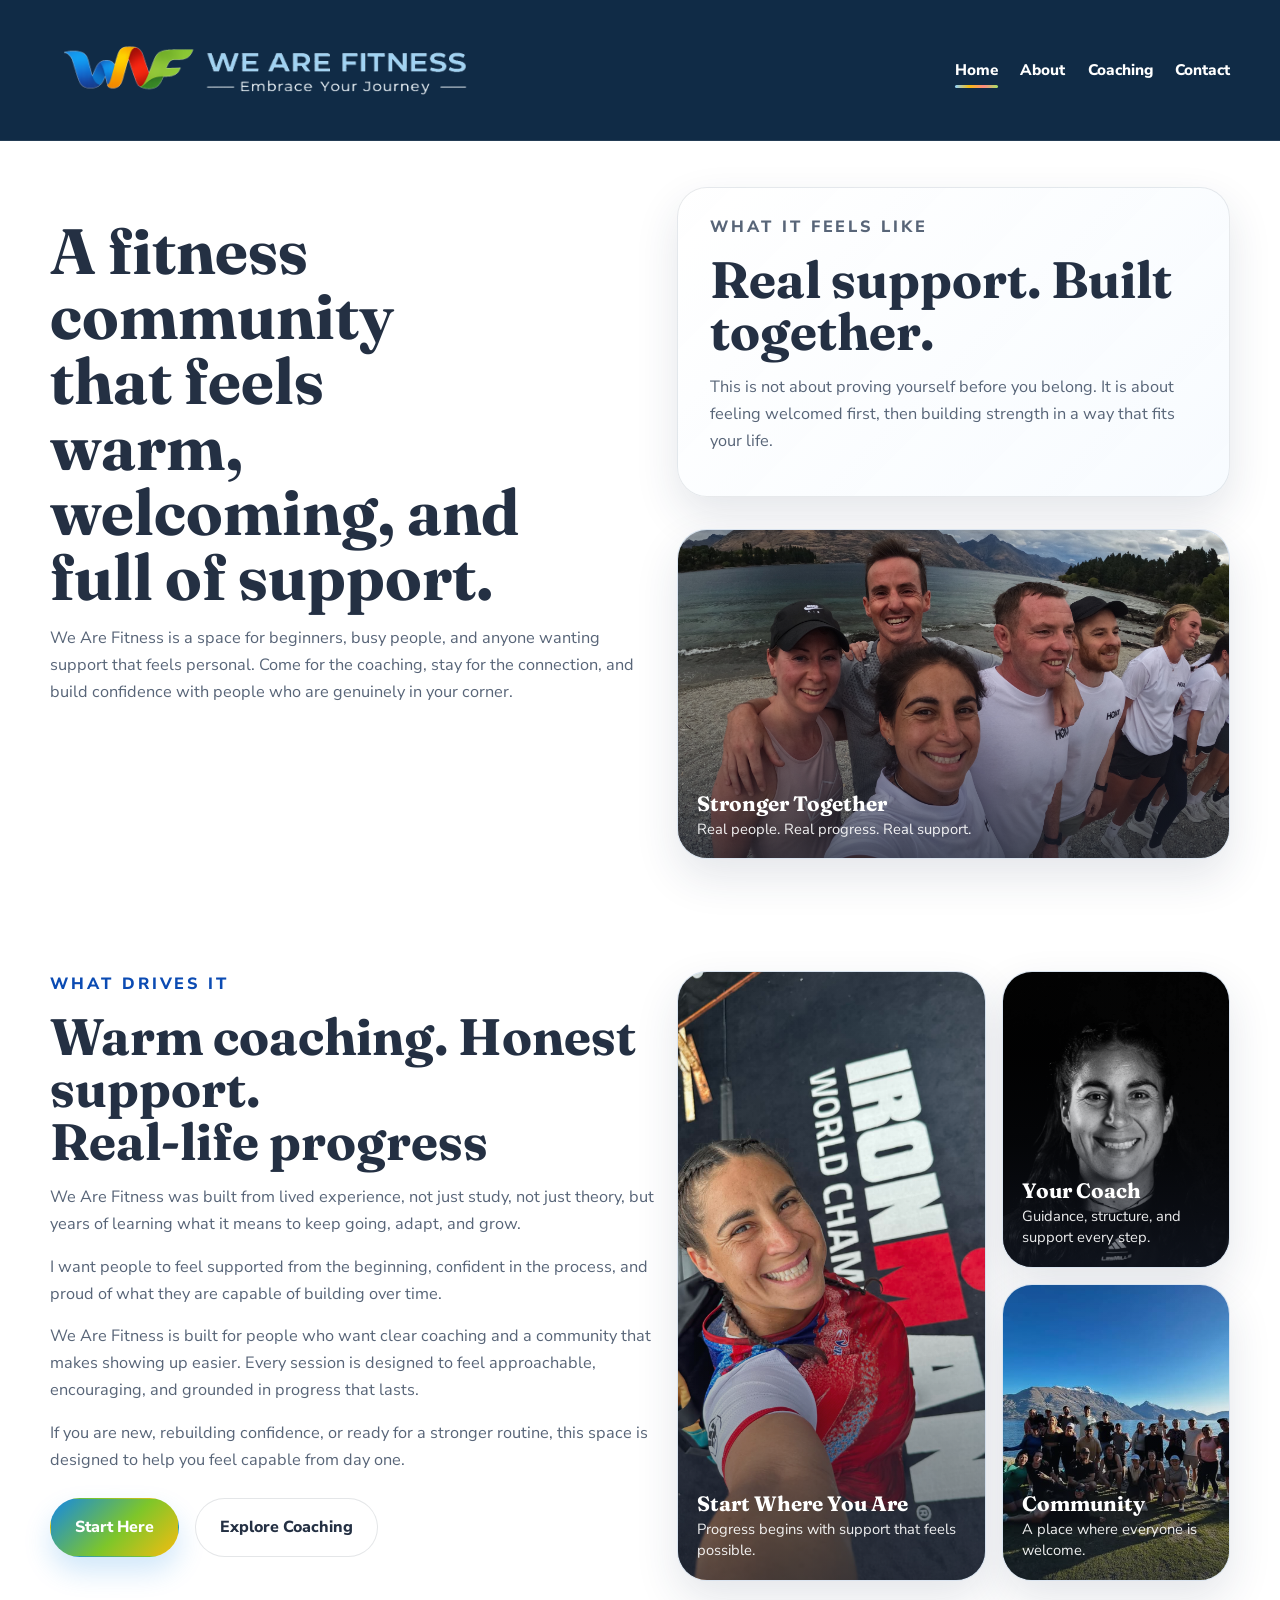
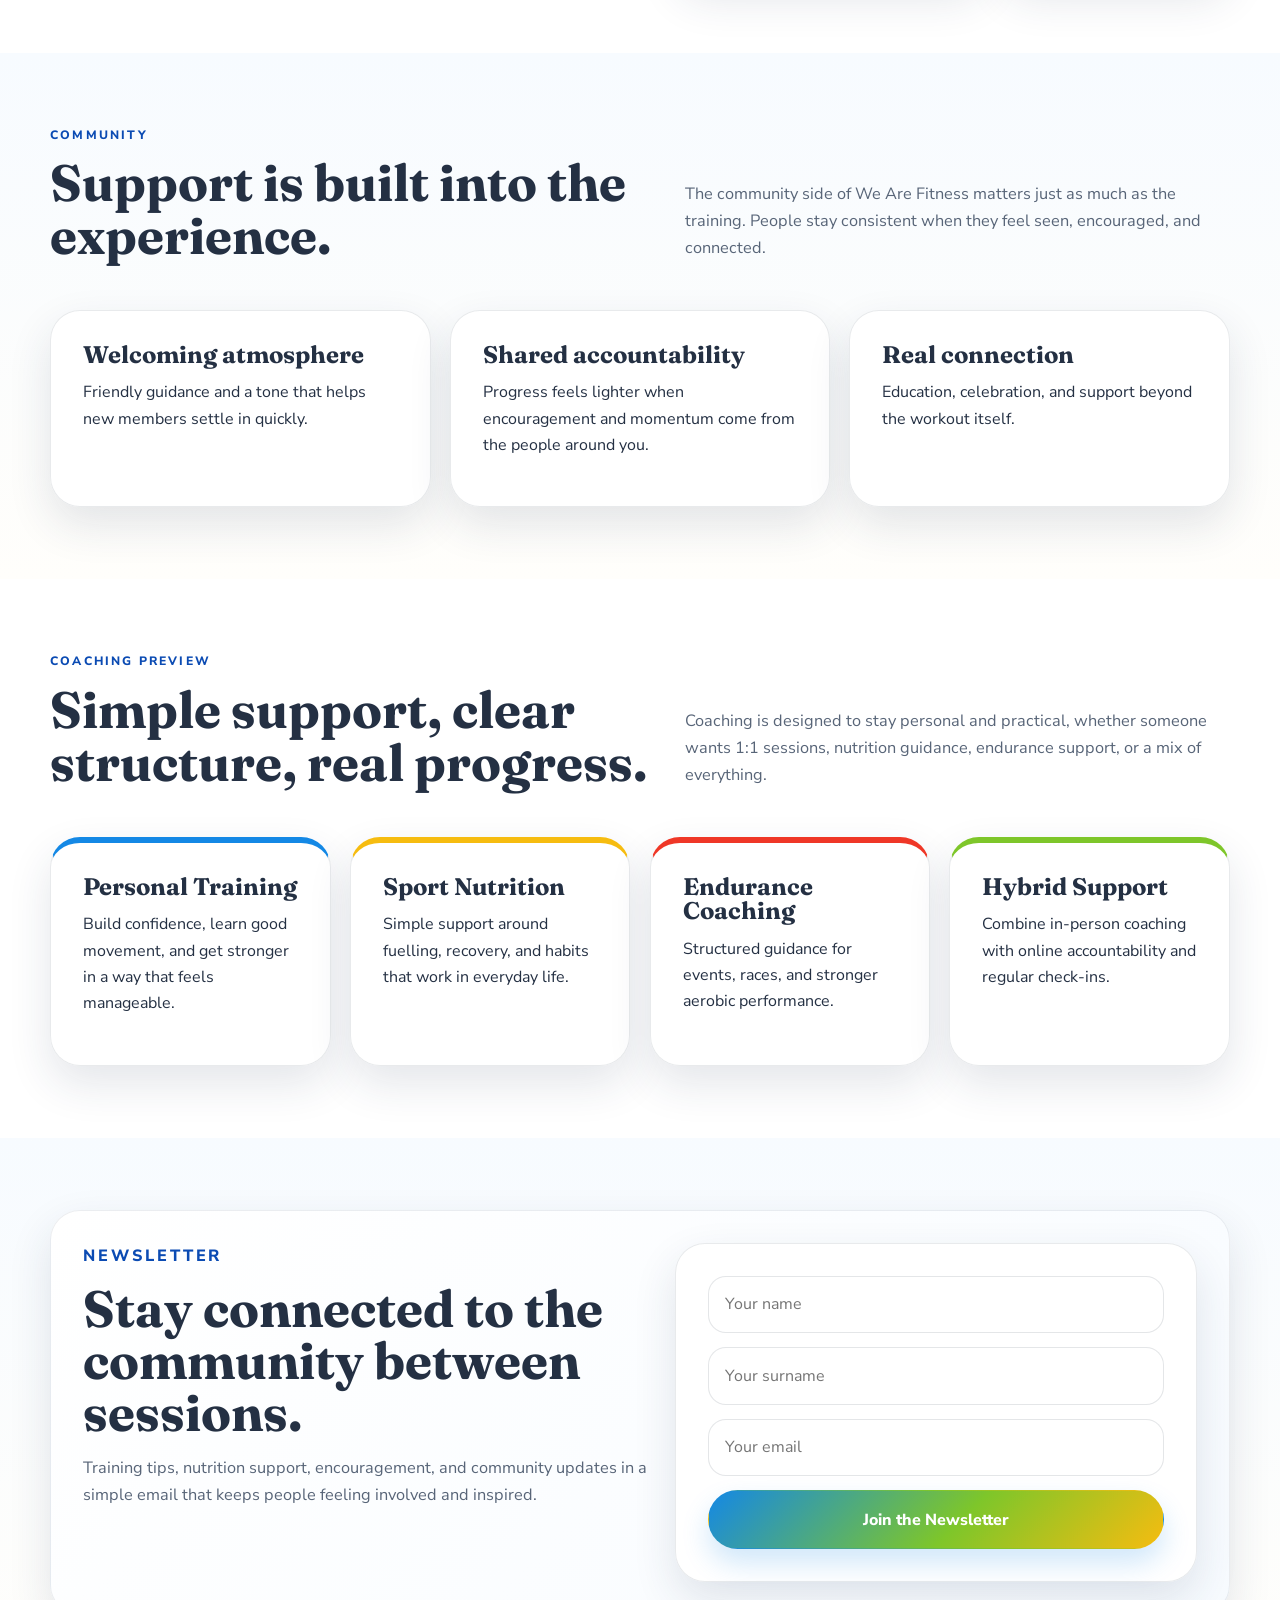
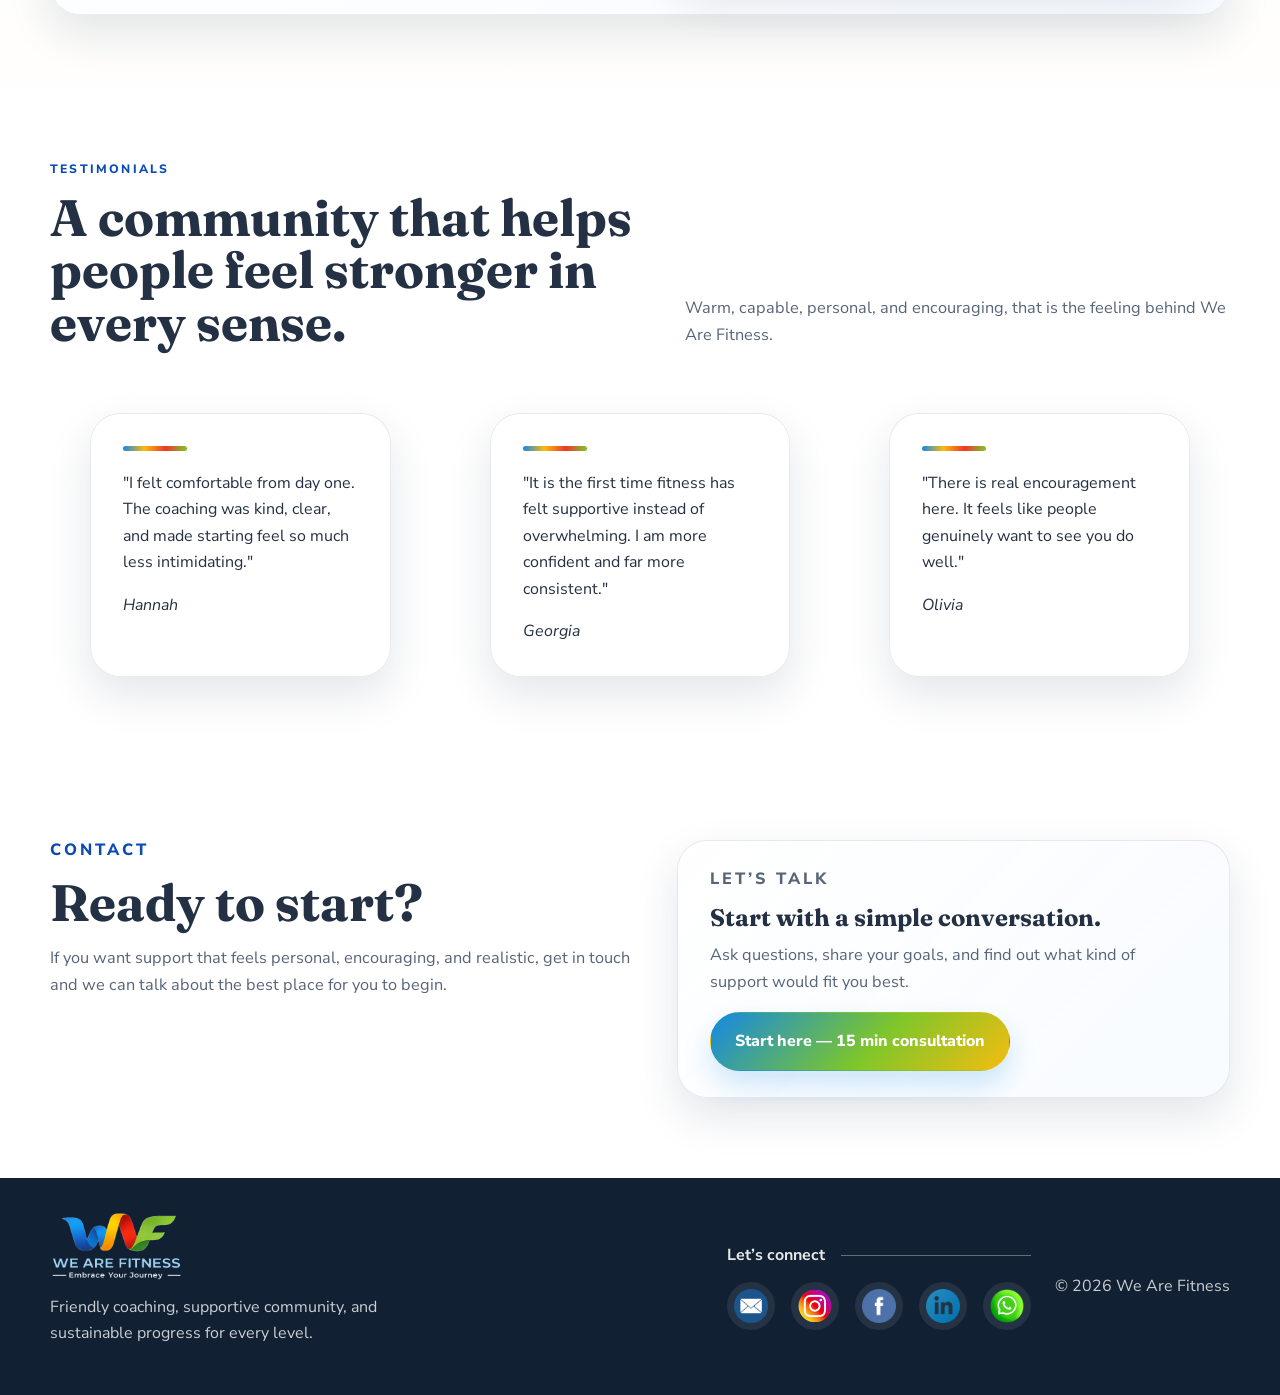
<file: public/index.html>
<!DOCTYPE html>
<html lang="en">
<head>
  <meta charset="UTF-8">
  <meta name="viewport" content="width=device-width, initial-scale=1.0">

  <title>We Are Fitness | Home</title>
  <meta
    name="description"
    content="Warm coaching. Honest support. Real-life progress."
  >

  <meta property="og:title" content="We Are Fitness">
  <meta property="og:description" content="Warm coaching. Honest support. Real-life progress.">
  <meta property="og:image" content="https://wearefitness.co/images/share-preview.png">
  <meta property="og:url" content="https://wearefitness.co">
  <meta property="og:type" content="website">

  <meta name="twitter:card" content="summary_large_image">
  <meta name="twitter:title" content="We Are Fitness">
  <meta name="twitter:description" content="Warm coaching. Honest support. Real-life progress.">
  <meta name="twitter:image" content="https://wearefitness.co/images/share-preview.png">

  <link rel="preconnect" href="https://fonts.googleapis.com">
  <link rel="preconnect" href="https://fonts.gstatic.com" crossorigin>
  <link href="https://fonts.googleapis.com/css2?family=Fraunces:wght@600;700&family=Nunito+Sans:wght@400;600;700;800&display=swap" rel="stylesheet">
  <link rel="stylesheet" href="style.css">
</head>
<body>
  <header class="site-header">
    <div class="container nav-shell">
      <a class="brand" href="index.html" aria-label="We Are Fitness home">
        <img class="site-logo" src="images/logo/logo_01.png" alt="We Are Fitness">
      </a>

      <button class="menu-toggle" type="button" aria-expanded="false" aria-label="Open menu">
        <span></span>
        <span></span>
        <span></span>
      </button>

      <nav class="site-nav" aria-label="Main navigation">
        <a class="is-active" href="index.html">Home</a>
        <a href="about.html">About</a>
        <a href="coaching.html">Coaching</a>
        <a href="contact.html">Contact</a>
      </nav>
    </div>
  </header>

  <main>
    <section class="hero">
      <div class="container hero-grid">
        <div class="hero-copy">
          <p class="eyebrow">Coaching. Community. Real life.</p>
          <h1>A fitness community that feels warm, welcoming, and full of support.</h1>
          <p class="hero-text">
            We Are Fitness is a space for beginners, busy people, and anyone wanting support that feels personal.
            Come for the coaching, stay for the connection, and build confidence with people who are genuinely in your corner.
          </p>
        </div>

        <div class="hero-visuals">
          <article class="story-card">
            <p class="story-label">What it feels like</p>
            <h2>Real support. Built together.</h2>
            <p>
              This is not about proving yourself before you belong. It is about feeling welcomed first,
              then building strength in a way that fits your life.
            </p>
          </article>

          <div class="photo-card photo-wide hero-single-photo">
            <img src="images/Pic_02.jpg" alt="Training session" class="real-image">
            <div class="image-overlay">
              <h3>Stronger Together</h3>
              <p>Real people. Real progress. Real support.</p>
            </div>
          </div>
        </div>
      </div>
    </section>

    <section class="section">
      <div class="container split-layout">
        <div class="section-copy">
          <p class="section-label">What drives it</p>
          <h2>Warm coaching. Honest support.<br>Real-life progress</h2>

          <p class="hero-text">
            We Are Fitness was built from lived experience, not just study, not just theory,
            but years of learning what it means to keep going, adapt, and grow.
          </p>

          <p>
            I want people to feel supported from the beginning, confident in the process,
            and proud of what they are capable of building over time.
          </p>

          <p>
            We Are Fitness is built for people who want clear coaching and a community that makes showing up easier.
            Every session is designed to feel approachable, encouraging, and grounded in progress that lasts.
          </p>

          <p>
            If you are new, rebuilding confidence, or ready for a stronger routine, this space is designed to help you feel capable from day one.
          </p>

          <div class="hero-actions" style="margin-top: 1.5rem;">
            <a class="button button-primary" href="contact.html">Start Here</a>
            <a class="button button-secondary" href="coaching.html">Explore Coaching</a>
          </div>
        </div>

        <div class="hero-photos home-bottom-photos">
          <div class="photo-card photo-tall">
            <img src="images/Pic_01.jpg" alt="Training environment" class="real-image">
            <div class="image-overlay">
              <h3>Start Where You Are</h3>
              <p>Progress begins with support that feels possible.</p>
            </div>
          </div>

          <div class="photo-card photo-small">
            <img src="images/coach.jpg" alt="Coach" class="real-image">
            <div class="image-overlay">
              <h3>Your Coach</h3>
              <p>Guidance, structure, and support every step.</p>
            </div>
          </div>

          <div class="photo-card photo-small">
            <img src="images/Pic_03.jpg" alt="Community moment" class="real-image">
            <div class="image-overlay">
              <h3>Community</h3>
              <p>A place where everyone is welcome.</p>
            </div>
          </div>
        </div>
      </div>
    </section>

    <section class="section section-soft">
      <div class="container">
        <div class="section-head">
          <div>
            <p class="section-label">Community</p>
            <h2>Support is built into the experience.</h2>
          </div>
          <p class="section-intro">
            The community side of We Are Fitness matters just as much as the training. People stay consistent when they feel seen, encouraged, and connected.
          </p>
        </div>

        <div class="community-grid">
          <article class="community-card">
            <h3>Welcoming atmosphere</h3>
            <p>Friendly guidance and a tone that helps new members settle in quickly.</p>
          </article>

          <article class="community-card">
            <h3>Shared accountability</h3>
            <p>Progress feels lighter when encouragement and momentum come from the people around you.</p>
          </article>

          <article class="community-card">
            <h3>Real connection</h3>
            <p>Education, celebration, and support beyond the workout itself.</p>
          </article>
        </div>
      </div>
    </section>

    <section class="section">
      <div class="container">
        <div class="section-head">
          <div>
            <p class="section-label">Coaching Preview</p>
            <h2>Simple support, clear structure, real progress.</h2>
          </div>
          <p class="section-intro">
            Coaching is designed to stay personal and practical, whether someone wants 1:1 sessions, nutrition guidance, endurance support, or a mix of everything.
          </p>
        </div>

        <div class="services-grid">
          <article class="service-card accent-blue">
            <h3>Personal Training</h3>
            <p>Build confidence, learn good movement, and get stronger in a way that feels manageable.</p>
          </article>

          <article class="service-card accent-yellow">
            <h3>Sport Nutrition</h3>
            <p>Simple support around fuelling, recovery, and habits that work in everyday life.</p>
          </article>

          <article class="service-card accent-red">
            <h3>Endurance Coaching</h3>
            <p>Structured guidance for events, races, and stronger aerobic performance.</p>
          </article>

          <article class="service-card accent-green">
            <h3>Hybrid Support</h3>
            <p>Combine in-person coaching with online accountability and regular check-ins.</p>
          </article>
        </div>
      </div>
    </section>

<section class="section section-soft">
  <div class="container newsletter-shell">
    <div class="newsletter-copy">
      <p class="section-label">Newsletter</p>
      <h2>Stay connected to the community between sessions.</h2>
      <p>
        Training tips, nutrition support, encouragement, and community updates in a simple email that keeps people feeling involved and inspired.
      </p>
    </div>

    <form
      action="https://wearefitness.us14.list-manage.com/subscribe/post?u=28959d4007cb6961cdeba0f75&amp;id=13c190676f&amp;f_id=00e0bee5f0"
      method="post"
      target="_blank"
      class="newsletter-form"
    >
      <input type="text" name="FNAME" placeholder="Your name" required>
      <input type="text" name="LNAME" placeholder="Your surname" required>
      <input type="email" name="EMAIL" placeholder="Your email" required>

      <div style="position:absolute; left:-5000px;" aria-hidden="true">
        <input type="text" name="b_28959d4007cb6961cdeba0f75_13c190676f" tabindex="-1" value="">
      </div>

      <button type="submit" class="button button-primary">
        Join the Newsletter
      </button>
    </form>
  </div>
</section>

    <section class="section">
      <div class="container">
        <div class="section-head">
          <div>
            <p class="section-label">Testimonials</p>
            <h2>A community that helps people feel stronger in every sense.</h2>
          </div>
          <p class="section-intro">
            Warm, capable, personal, and encouraging, that is the feeling behind We Are Fitness.
          </p>
        </div>

        <div class="testimonials-grid">
          <blockquote class="testimonial-card">
            <p>"I felt comfortable from day one. The coaching was kind, clear, and made starting feel so much less intimidating."</p>
            <cite>Hannah</cite>
          </blockquote>

          <blockquote class="testimonial-card">
            <p>"It is the first time fitness has felt supportive instead of overwhelming. I am more confident and far more consistent."</p>
            <cite>Georgia</cite>
          </blockquote>

          <blockquote class="testimonial-card">
            <p>"There is real encouragement here. It feels like people genuinely want to see you do well."</p>
            <cite>Olivia</cite>
          </blockquote>
        </div>
      </div>
    </section>

    <section class="section contact-section">
      <div class="container split-layout">
        <div class="section-copy">
          <p class="section-label">Contact</p>
          <h2>Ready to start?</h2>
          <p>
            If you want support that feels personal, encouraging, and realistic, get in touch and we can talk about the best place for you to begin.
          </p>
        </div>

        <div class="story-card">
          <p class="story-label">Let’s talk</p>
          <h3>Start with a simple conversation.</h3>
          <p>
            Ask questions, share your goals, and find out what kind of support would fit you best.
          </p>

          <div style="margin-top: 1rem;">
            <a class="button button-primary" href="contact.html">Start here — 15 min consultation</a>
          </div>
        </div>
      </div>
    </section>
  </main>

  <footer class="site-footer">
    <div class="container footer-shell footer-stack">
      <div class="footer-branding">
        <img class="footer-logo" src="images/logo/logo_02.png" alt="We Are Fitness">
        <p>Friendly coaching, supportive community, and sustainable progress for every level.</p>
      </div>

      <div>
        <div class="footer-connect-row">
          <span class="footer-connect-text">Let’s connect</span>
          <div class="footer-connect-line"></div>
        </div>

        <div class="footer-social">
          <a href="mailto:wearefitness.nz@outlook.com" target="_blank" rel="noopener noreferrer" aria-label="Email We Are Fitness">
            <img src="images/icons/email.png" alt="Email">
          </a>

          <a href="https://www.instagram.com/wearefitness.pt/" target="_blank" rel="noopener noreferrer" aria-label="Instagram">
            <img src="images/icons/instagram.png" alt="Instagram">
          </a>

          <a href="https://www.facebook.com/wearefitness.nz" target="_blank" rel="noopener noreferrer" aria-label="Facebook">
            <img src="images/icons/facebook.png" alt="Facebook">
          </a>

          <a href="https://www.linkedin.com/in/carolina-ramirez-07b8783b6/" target="_blank" rel="noopener noreferrer" aria-label="LinkedIn">
            <img src="images/icons/linkin.png" alt="LinkedIn">
          </a>

          <a href="https://wa.me/64211202009" target="_blank" rel="noopener noreferrer" aria-label="WhatsApp">
            <img src="images/icons/whatsapp.png" alt="WhatsApp">
          </a>
        </div>
      </div>

      <p class="footer-copy">© 2026 We Are Fitness</p>
    </div>
  </footer>

  <script src="script.js"></script>
</body>
</html>
</file>
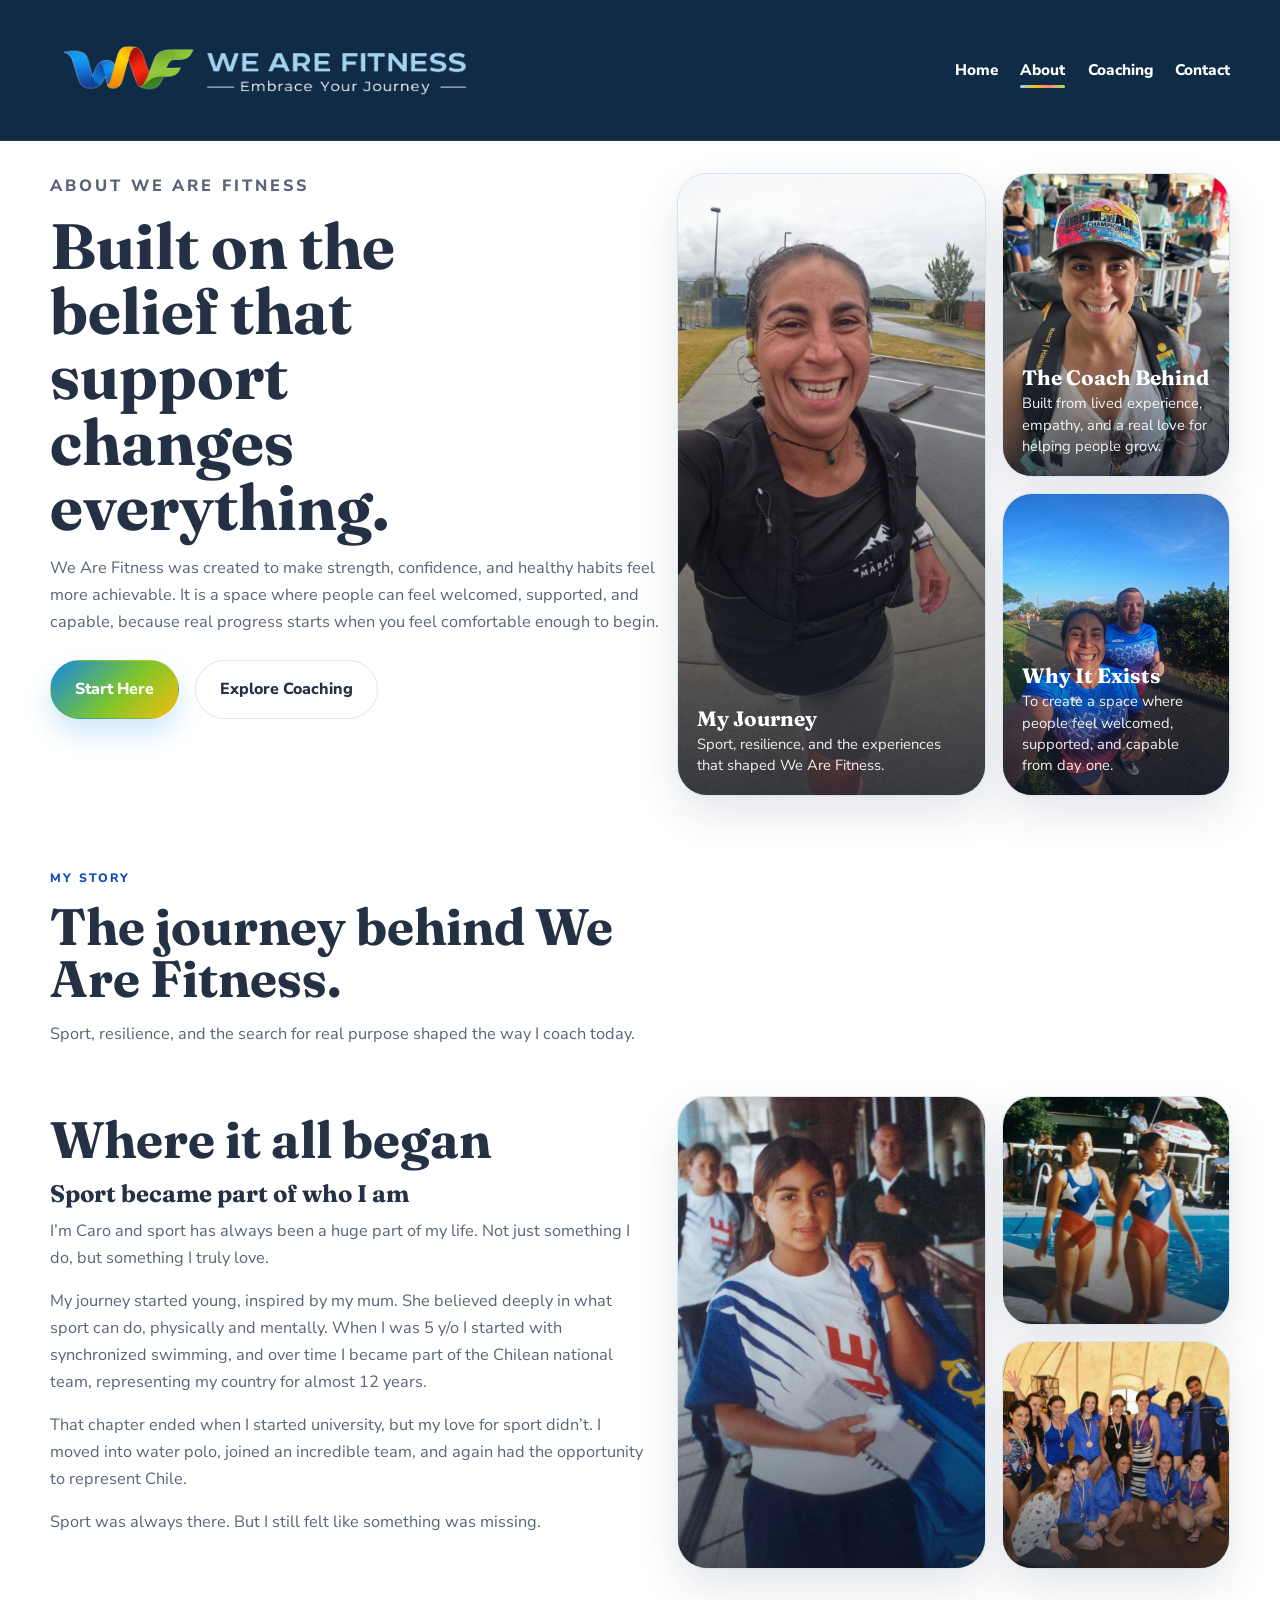
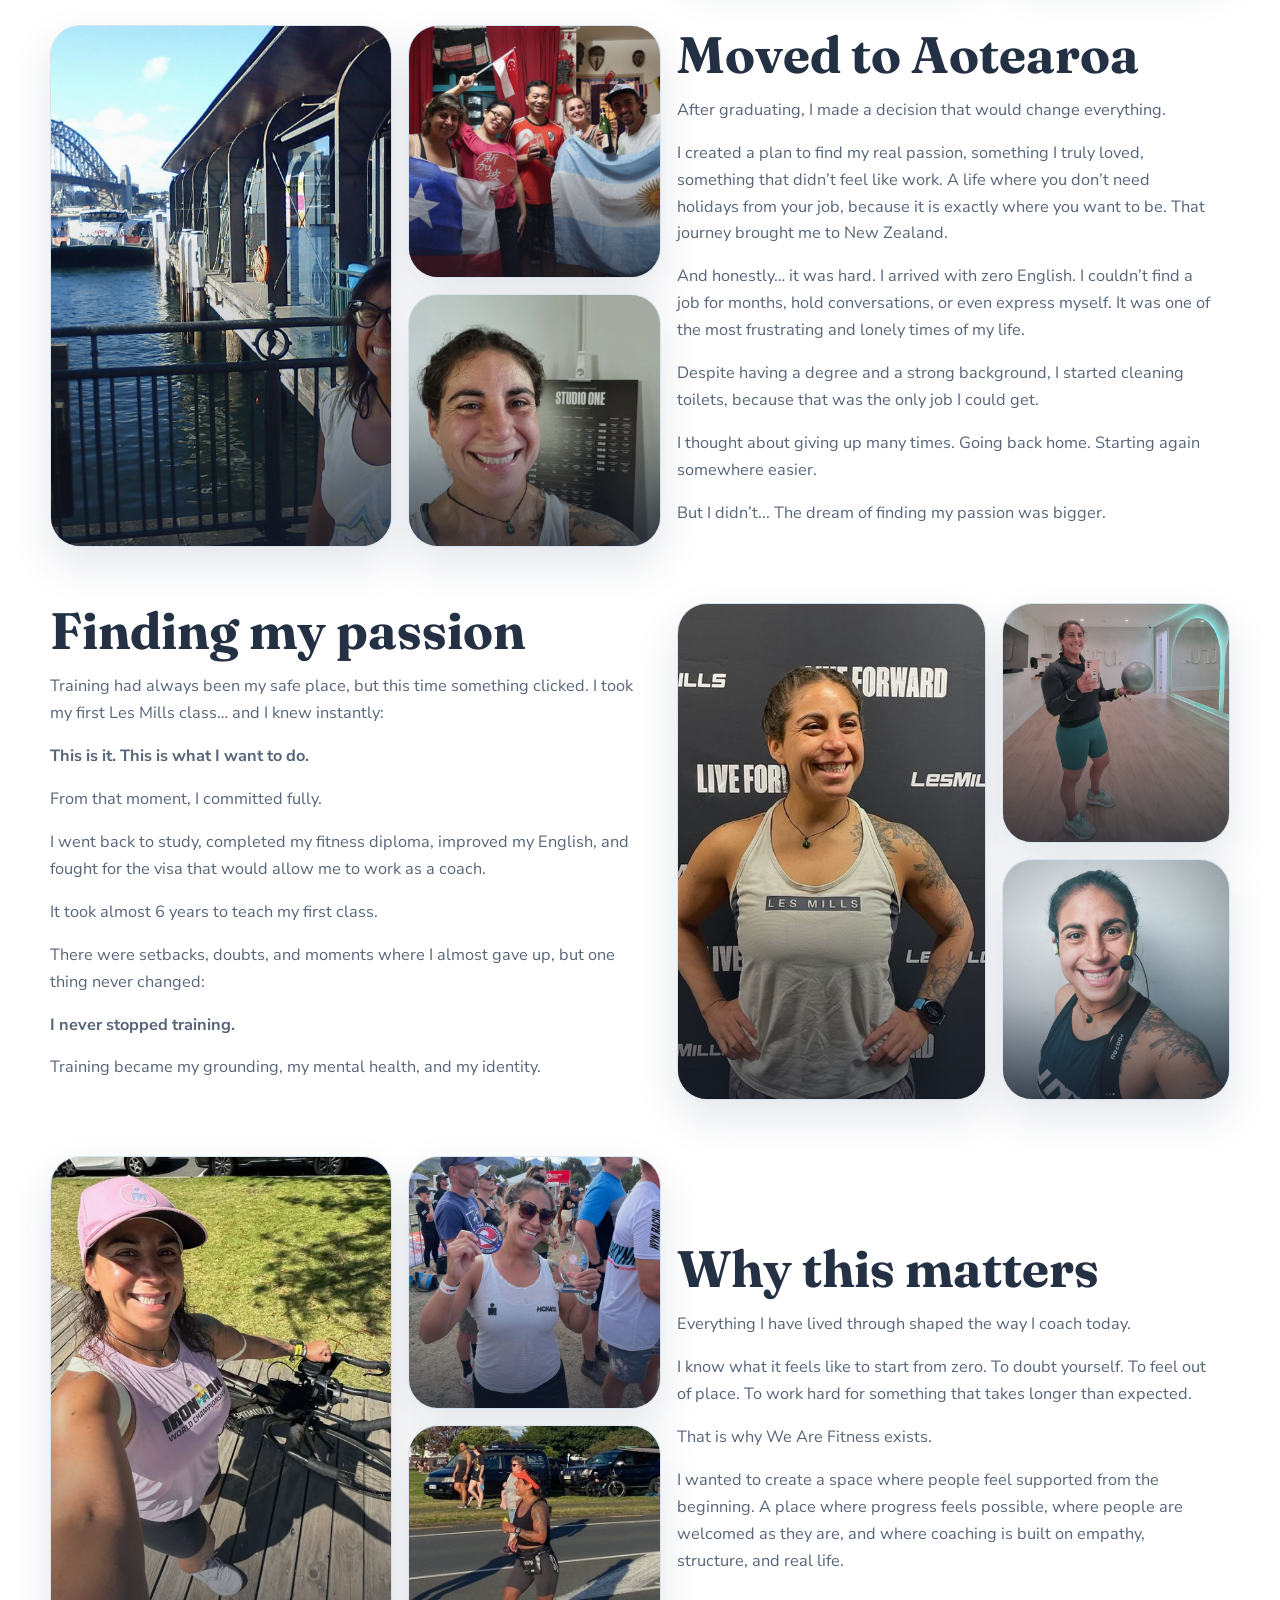
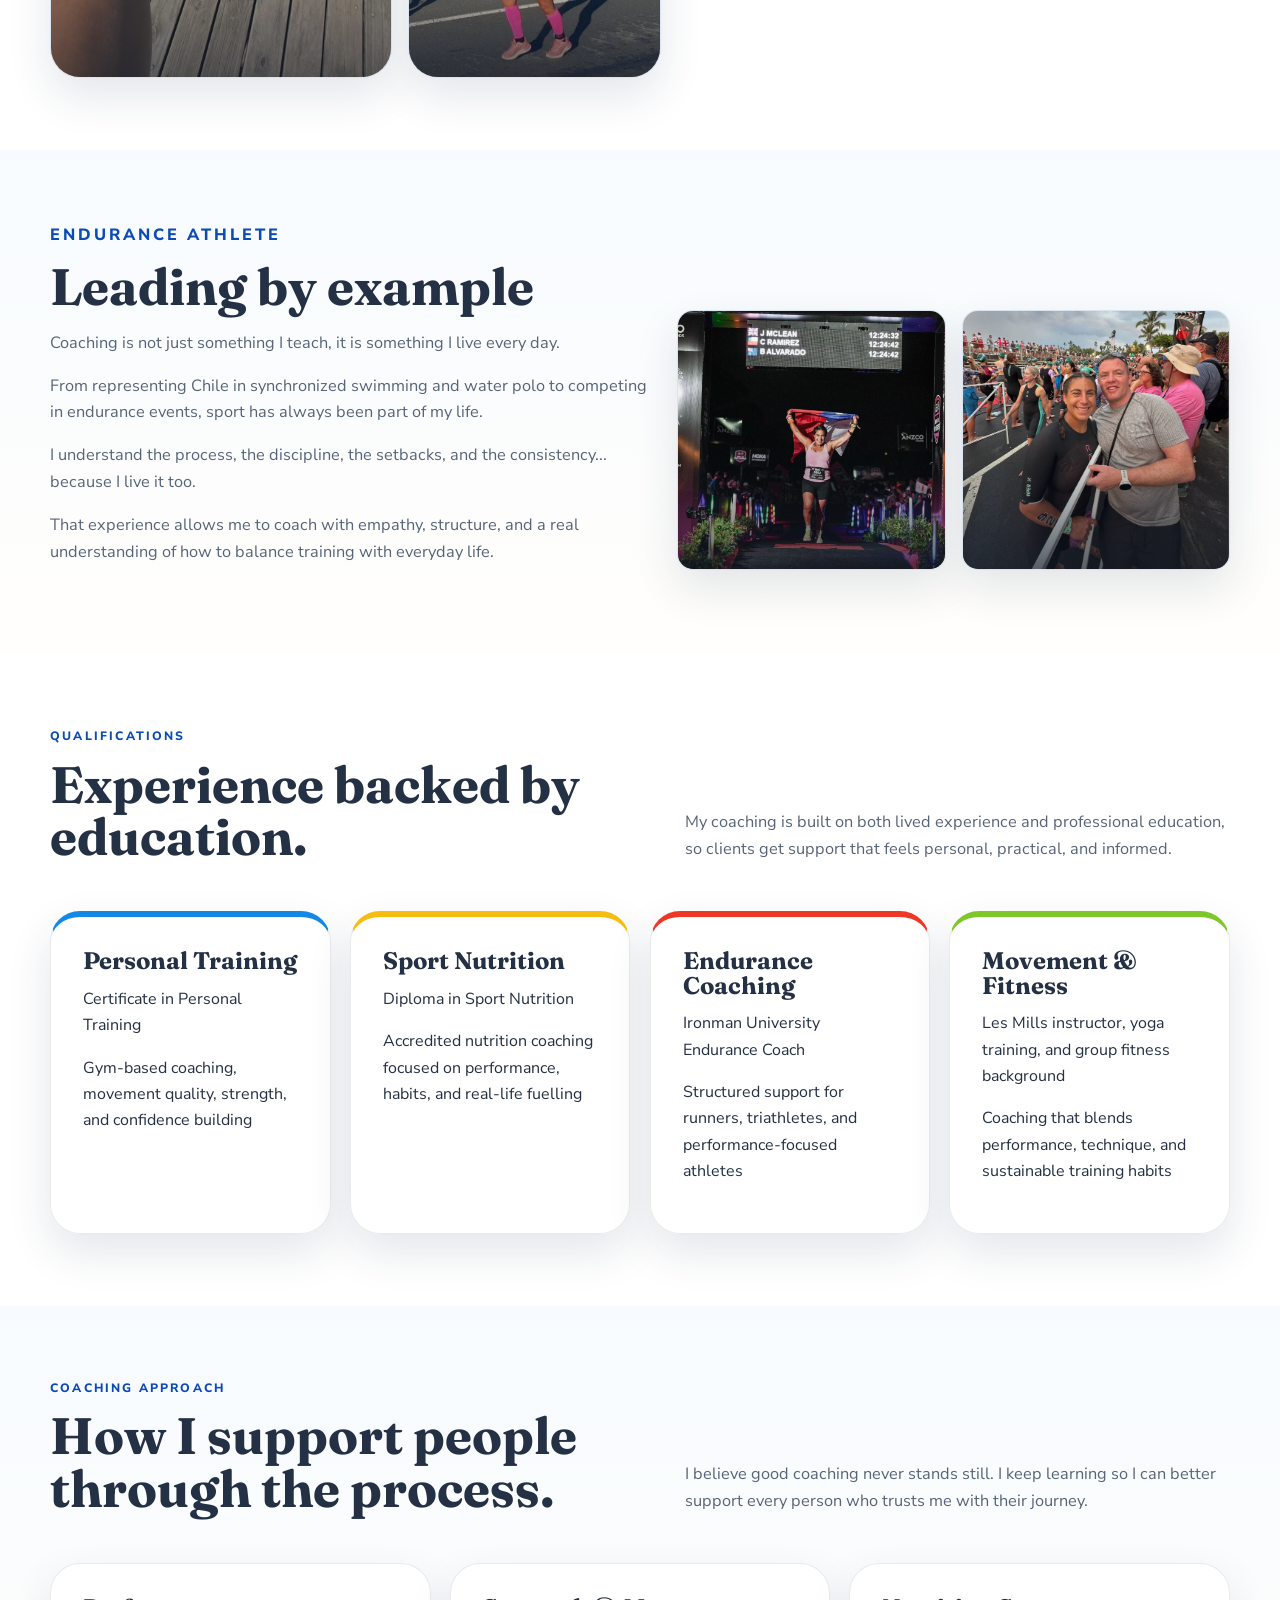
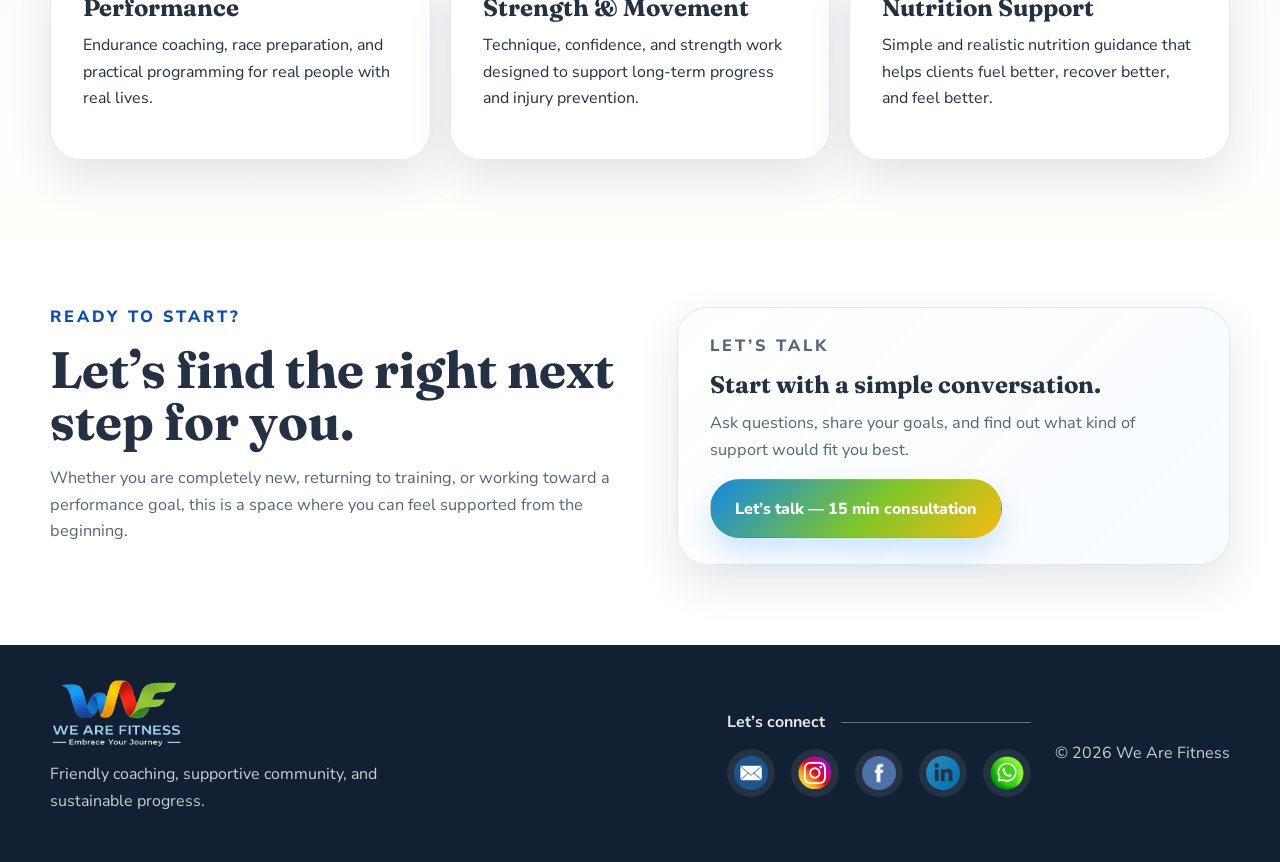
<file: public/about.html>
<!DOCTYPE html>
<html lang="en">
<head>
  <meta charset="UTF-8">
  <meta name="viewport" content="width=device-width, initial-scale=1.0">
  <title>We Are Fitness | About</title>
  <meta
    name="description"
    content="Learn more about Caro, the story behind We Are Fitness, her journey as an endurance athlete, and the qualifications behind her coaching."
  >
  <link rel="preconnect" href="https://fonts.googleapis.com">
  <link rel="preconnect" href="https://fonts.gstatic.com" crossorigin>
  <link href="https://fonts.googleapis.com/css2?family=Fraunces:opsz,wght@9..144,600;9..144,700&family=Nunito+Sans:wght@400;600;700;800&display=swap" rel="stylesheet">
  <link rel="stylesheet" href="style.css">
</head>
<body>
  <header class="site-header" id="top">
    <div class="container nav-shell">
      <a class="brand" href="index.html" aria-label="We Are Fitness home">
        <img class="site-logo" src="images/logo/logo_01.png" alt="We Are Fitness">
      </a>

      <button class="menu-toggle" type="button" aria-expanded="false" aria-label="Open menu">
        <span></span>
        <span></span>
        <span></span>
      </button>

      <nav class="site-nav" aria-label="Main navigation">
        <a href="index.html">Home</a>
        <a class="is-active" href="about.html">About</a>
        <a href="coaching.html">Coaching</a>
        <a href="contact.html">Contact</a>
      </nav>
    </div>
  </header>

  <main>
    <section class="page-hero">
      <div class="container split-layout">
        <div class="section-copy">
          <p class="eyebrow">About We Are Fitness</p>
          <h1>Built on the belief that support changes everything.</h1>
          <p class="hero-text">
            We Are Fitness was created to make strength, confidence, and healthy habits feel more achievable.
            It is a space where people can feel welcomed, supported, and capable, because real progress starts
            when you feel comfortable enough to begin.
          </p>

          <div class="hero-actions" style="margin-top: 1.5rem;">
            <a class="button button-primary" href="contact.html">Start Here</a>
            <a class="button button-secondary" href="coaching.html">Explore Coaching</a>
          </div>
        </div>

<div class="hero-photos about-hero-photos">
  <div class="photo-card photo-tall">
    <img src="images/about/about_01.jpg" alt="Caro Ironman" class="real-image">
    <div class="image-overlay">
      <h3>My Journey</h3>
      <p>Sport, resilience, and the experiences that shaped We Are Fitness.</p>
    </div>
  </div>

  <div class="photo-card photo-small">
    <img src="images/about/about _ 02.jpg" alt="Caro coaching" class="real-image">
    <div class="image-overlay">
      <h3>The Coach Behind</h3>
      <p>Built from lived experience, empathy, and a real love for helping people grow.</p>
    </div>
  </div>

  <div class="photo-card photo-small">
    <img src="images/about/about _ 03.jpg" alt="We Are Fitness community" class="real-image">
    <div class="image-overlay">
      <h3>Why It Exists</h3>
      <p>To create a space where people feel welcomed, supported, and capable from day one.</p>
    </div>
  </div>
</div>
      </div>
    </section>

<section class="section">
  <div class="container">

<div class="section-head">
  <div>
    <p class="section-label">My Story</p>
    <h2>The journey behind We Are Fitness.</h2>

    <p class="section-intro">
      Sport, resilience, and the search for real purpose shaped the way I coach today.
    </p>
  </div>
</div>

    <!-- PART 1 -->
    <div class="split-layout about-story-block">

      <div class="section-copy">
        <h2>Where it all began</h2>
        <h3>Sport became part of who I am</h3>

        <p>
          I’m Caro and sport has always been a huge part of my life. Not just something I do, but something I truly love.
        </p>

        <p>
          My journey started young, inspired by my mum. She believed deeply in what sport can do, physically and mentally.
          When I was 5 y/o I started with synchronized swimming, and over time I became part of the Chilean national team,
          representing my country for almost 12 years.
        </p>

        <p>
          That chapter ended when I started university, but my love for sport didn’t. I moved into water polo,
          joined an incredible team, and again had the opportunity to represent Chile.
        </p>

        <p>
          Sport was always there. But I still felt like something was missing.
        </p>
      </div>

<div class="hero-photos about-story-photos">
  
  <div class="photo-card photo-tall">
    <img src="images/about/story_01.jpg" alt="Synchronized swimming" class="real-image">
  </div>

  <div class="photo-card photo-small">
    <img src="images/about/story_02.jpg" alt="Water polo" class="real-image">
  </div>

  <div class="photo-card photo-small">
    <img src="images/about/story_03.jpg" alt="Sport journey" class="real-image">
  </div>

</div>
</div>
    
    <!-- PART 2 -->
    <div class="split-layout about-story-block">

<div class="hero-photos about-story-photos">

  <div class="photo-card photo-tall">
    <img src="images/about/story_04.jpg" alt="Moving to NZ" class="real-image">
  </div>

  <div class="photo-card photo-small">
    <img src="images/about/story_05.jpg" alt="Early NZ days" class="real-image">
  </div>

  <div class="photo-card photo-small">
    <img src="images/about/story_06.jpg" alt="Starting again" class="real-image">
  </div>

</div>

      <div class="section-copy">
        <h2>Moved to Aotearoa</h2>

 <p>
    After graduating, I made a decision that would change everything.
  </p>

  <p>
    I created a plan to find my real passion, something I truly loved, something that didn’t feel like work.
    A life where you don’t need holidays from your job, because it is exactly where you want to be.
    That journey brought me to New Zealand.
  </p>

  <p>
    And honestly… it was hard. I arrived with zero English. I couldn’t find a job for months, hold conversations,
    or even express myself. It was one of the most frustrating and lonely times of my life.
  </p>

  <p>
    Despite having a degree and a strong background, I started cleaning toilets, because that was the only job I could get.
  </p>

  <p>
    I thought about giving up many times. Going back home. Starting again somewhere easier.
  </p>

  <p>
    But I didn’t... The dream of finding my passion was bigger.
  </p>
      </div>

    </div>

    <!-- PART 3 -->
    <div class="split-layout about-story-block">

      <div class="section-copy">
        <h2>Finding my passion</h2>

 <p>
    Training had always been my safe place, but this time something clicked.
    I took my first Les Mills class… and I knew instantly:
  </p>

  <p><strong>This is it. This is what I want to do.</strong></p>

  <p>
    From that moment, I committed fully.
  </p>

  <p>
    I went back to study, completed my fitness diploma, improved my English,
    and fought for the visa that would allow me to work as a coach.
  </p>

  <p>
    It took almost 6 years to teach my first class.
  </p>

  <p>
    There were setbacks, doubts, and moments where I almost gave up,
    but one thing never changed:
  </p>

  <p><strong>I never stopped training.</strong></p>

  <p>
    Training became my grounding, my mental health, and my identity.
  </p>
      </div>

<div class="hero-photos about-story-photos">

  <div class="photo-card photo-tall">
    <img src="images/about/story_07.jpg" alt="Les Mills class" class="real-image">
  </div>

  <div class="photo-card photo-small">
    <img src="images/about/story_08.jpg" alt="Training journey" class="real-image">
  </div>

  <div class="photo-card photo-small">
    <img src="images/about/story_09.png" alt="Coaching path" class="real-image">
  </div>

</div>

</div>
      
<!-- PART 4 -->
<div class="split-layout about-story-block">

  <!-- LEFT: IMAGES -->
  <div class="hero-photos about-story-photos">
    <div class="photo-card photo-tall">
      <img src="images/about/story_10.jpg" alt="Coaching journey" class="real-image">
    </div>

    <div class="photo-card photo-small">
      <img src="images/about/story_11.jpg" alt="Clients and coaching" class="real-image">
    </div>

    <div class="photo-card photo-small">
      <img src="images/about/story_12.jpg" alt="Community and growth" class="real-image">
    </div>
  </div>

  <!-- RIGHT: TEXT -->
  <div class="section-copy">
    <h2>Why this matters</h2>

    <p>
      Everything I have lived through shaped the way I coach today.
    </p>

    <p>
      I know what it feels like to start from zero. To doubt yourself.
      To feel out of place. To work hard for something that takes longer than expected.
    </p>

    <p>
      That is why We Are Fitness exists.
    </p>

    <p>
      I wanted to create a space where people feel supported from the beginning.
      A place where progress feels possible, where people are welcomed as they are,
      and where coaching is built on empathy, structure, and real life.
    </p>
  </div>

</div>

</section>

    <section class="section section-soft">
      <div class="container split-layout">
        <div class="section-copy">
          <p class="section-label">Endurance Athlete</p>
          <h2>Leading by example</h2>
<p>
  Coaching is not just something I teach, it is something I live every day.
</p>

<p>
  From representing Chile in synchronized swimming and water polo to competing in endurance events,
  sport has always been part of my life.
</p>

<p>
  I understand the process, the discipline, the setbacks, and the consistency...
  because I live it too.
</p>

<p>
  That experience allows me to coach with empathy, structure, and a real understanding
  of how to balance training with everyday life.
</p>
        </div>

<div class="section-aside about-athlete-images">

  <div class="photo-card">
    <img src="images/about/about-hero_01.jpg" alt="Endurance athlete" class="real-image">
  </div>

  <div class="photo-card">
    <img src="images/about/about-hero_02.jpg" alt="Training and racing" class="real-image">
  </div>
        </div>
      </div>
    </section>

    <section class="section">
      <div class="container">
        <div class="section-head">
          <div>
            <p class="section-label">Qualifications</p>
            <h2>Experience backed by education.</h2>
          </div>
          <p class="section-intro">
            My coaching is built on both lived experience and professional education, so clients get support that feels personal, practical, and informed.
          </p>
        </div>

        <div class="services-grid">
          <article class="service-card accent-blue">
            <h3>Personal Training</h3>
            <p>Certificate in Personal Training</p>
            <p>Gym-based coaching, movement quality, strength, and confidence building</p>
          </article>

          <article class="service-card accent-yellow">
            <h3>Sport Nutrition</h3>
            <p>Diploma in Sport Nutrition</p>
            <p>Accredited nutrition coaching focused on performance, habits, and real-life fuelling</p>
          </article>

          <article class="service-card accent-red">
            <h3>Endurance Coaching</h3>
            <p>Ironman University Endurance Coach</p>
            <p>Structured support for runners, triathletes, and performance-focused athletes</p>
          </article>

          <article class="service-card accent-green">
            <h3>Movement & Fitness</h3>
            <p>Les Mills instructor, yoga training, and group fitness background</p>
            <p>Coaching that blends performance, technique, and sustainable training habits</p>
          </article>
        </div>
      </div>
    </section>

    <section class="section section-soft">
      <div class="container">
        <div class="section-head">
          <div>
            <p class="section-label">Coaching Approach</p>
            <h2>How I support people through the process.</h2>
          </div>
          <p class="section-intro">
            I believe good coaching never stands still. I keep learning so I can better support every person who trusts me with their journey.
          </p>
        </div>

        <div class="community-grid">
          <article class="community-card">
            <h3>Performance</h3>
            <p>Endurance coaching, race preparation, and practical programming for real people with real lives.</p>
          </article>

          <article class="community-card">
            <h3>Strength & Movement</h3>
            <p>Technique, confidence, and strength work designed to support long-term progress and injury prevention.</p>
          </article>

          <article class="community-card">
            <h3>Nutrition Support</h3>
            <p>Simple and realistic nutrition guidance that helps clients fuel better, recover better, and feel better.</p>
          </article>
        </div>
      </div>
    </section>

    <section class="section contact-section">
      <div class="container split-layout">
        <div class="section-copy">
          <p class="section-label">Ready to start?</p>
          <h2>Let’s find the right next step for you.</h2>
          <p>
            Whether you are completely new, returning to training, or working toward a performance goal,
            this is a space where you can feel supported from the beginning.
          </p>
        </div>

        <div class="story-card">
          <p class="story-label">Let’s talk</p>
          <h3>Start with a simple conversation.</h3>
          <p>
            Ask questions, share your goals, and find out what kind of support would fit you best.
          </p>
          <div style="margin-top: 1rem;">
            <a class="button button-primary" href="contact.html">Let’s talk — 15 min consultation</a>
          </div>
        </div>
      </div>
    </section>
  </main>

  <footer class="site-footer">
    <div class="container footer-shell footer-stack">
      <div class="footer-branding">
        <img class="footer-logo" src="images/logo/logo_02.png" alt="We Are Fitness">
        <p>Friendly coaching, supportive community, and sustainable progress.</p>
      </div>

      <div>
        <div class="footer-connect-row">
          <span class="footer-connect-text">Let’s connect</span>
          <div class="footer-connect-line"></div>
        </div>

        <div class="footer-social">
          <a href="mailto:wearefitness.nz@outlook.com" target="_blank" rel="noopener noreferrer" aria-label="Email We Are Fitness">
            <img src="images/icons/email.png" alt="Email">
          </a>
          <a href="https://www.instagram.com/wearefitness.pt/" target="_blank" rel="noopener noreferrer" aria-label="Instagram">
            <img src="images/icons/instagram.png" alt="Instagram">
          </a>
          <a href="https://www.facebook.com/wearefitness.nz" target="_blank" rel="noopener noreferrer" aria-label="Facebook">
            <img src="images/icons/facebook.png" alt="Facebook">
          </a>
          <a href="https://www.linkedin.com/in/carolina-ramirez-07b8783b6/" target="_blank" rel="noopener noreferrer" aria-label="LinkedIn">
            <img src="images/icons/linkin.png" alt="LinkedIn">
          </a>
          <a href="https://wa.me/64211202009" target="_blank" rel="noopener noreferrer" aria-label="WhatsApp">
            <img src="images/icons/whatsapp.png" alt="WhatsApp">
          </a>
        </div>
      </div>

      <p class="footer-copy">© 2026 We Are Fitness</p>
    </div>
  </footer>

  <script src="script.js"></script>
</body>
</html>
</file>
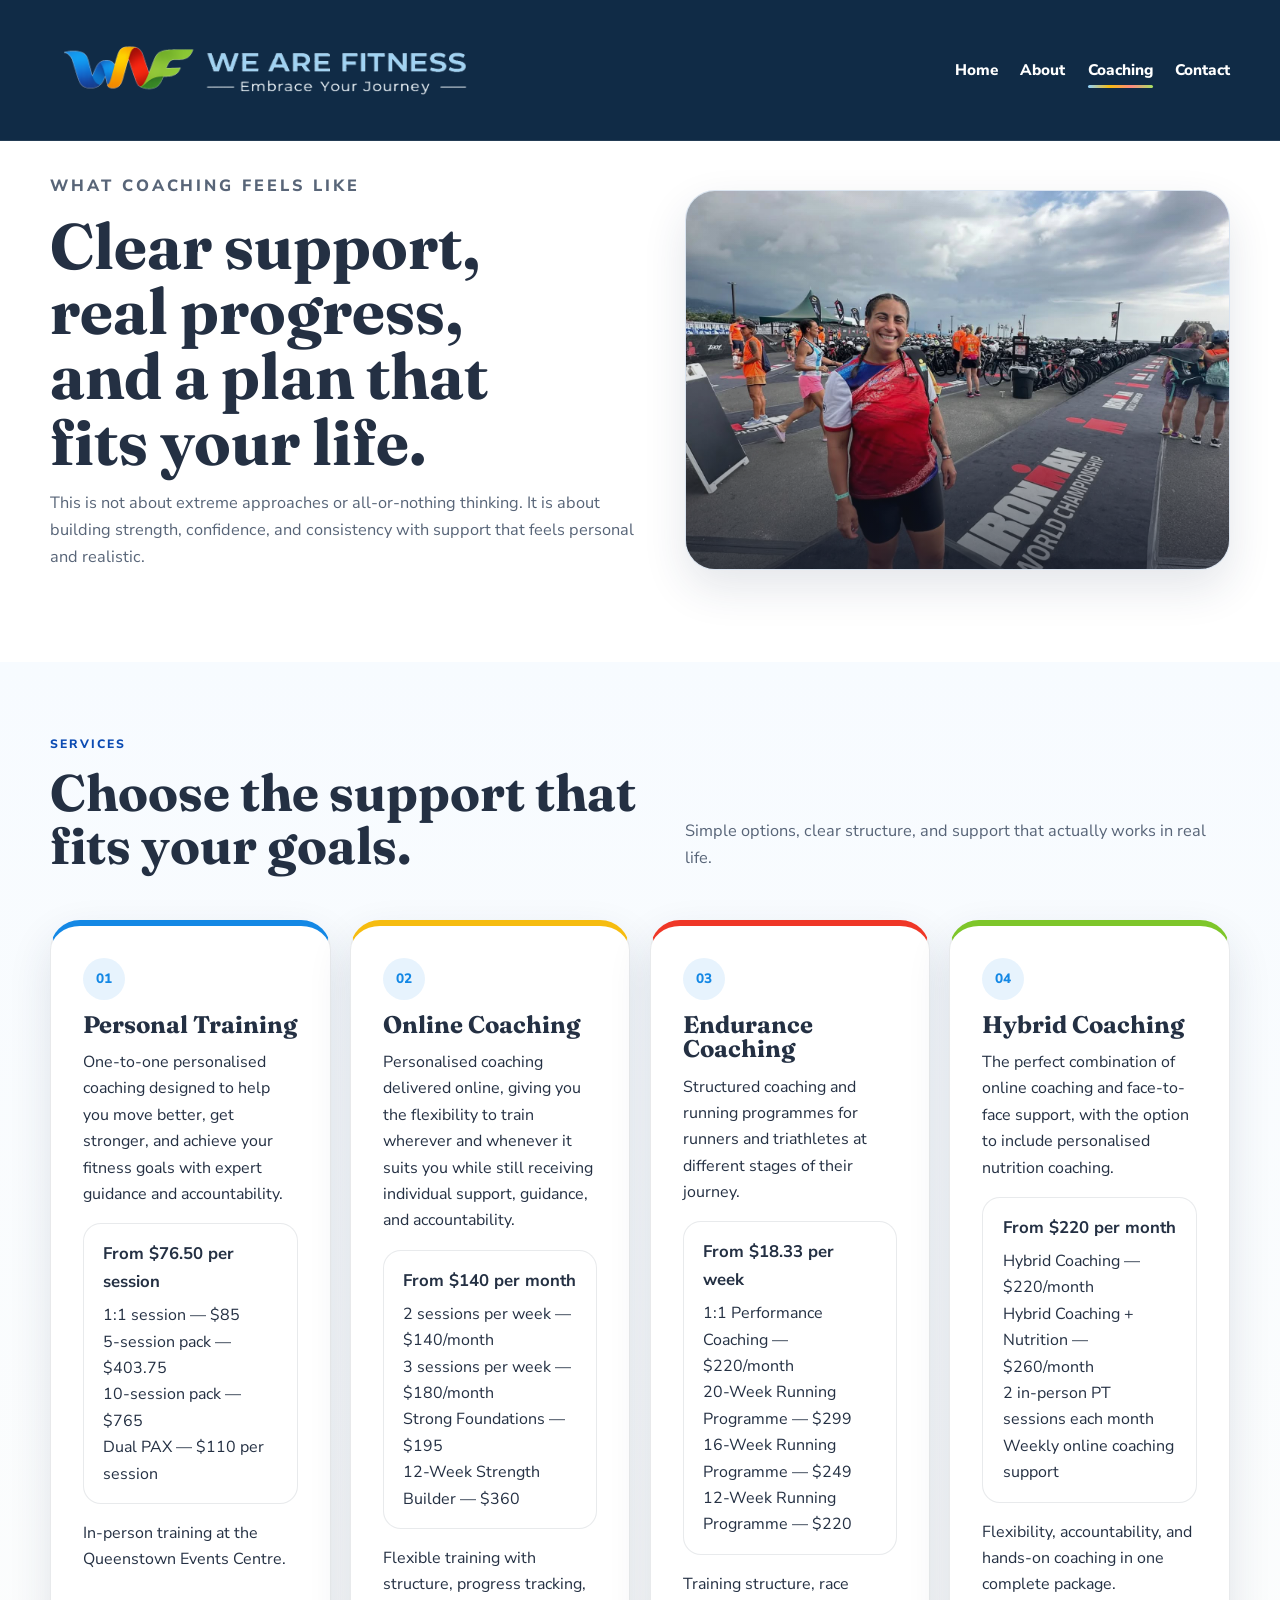
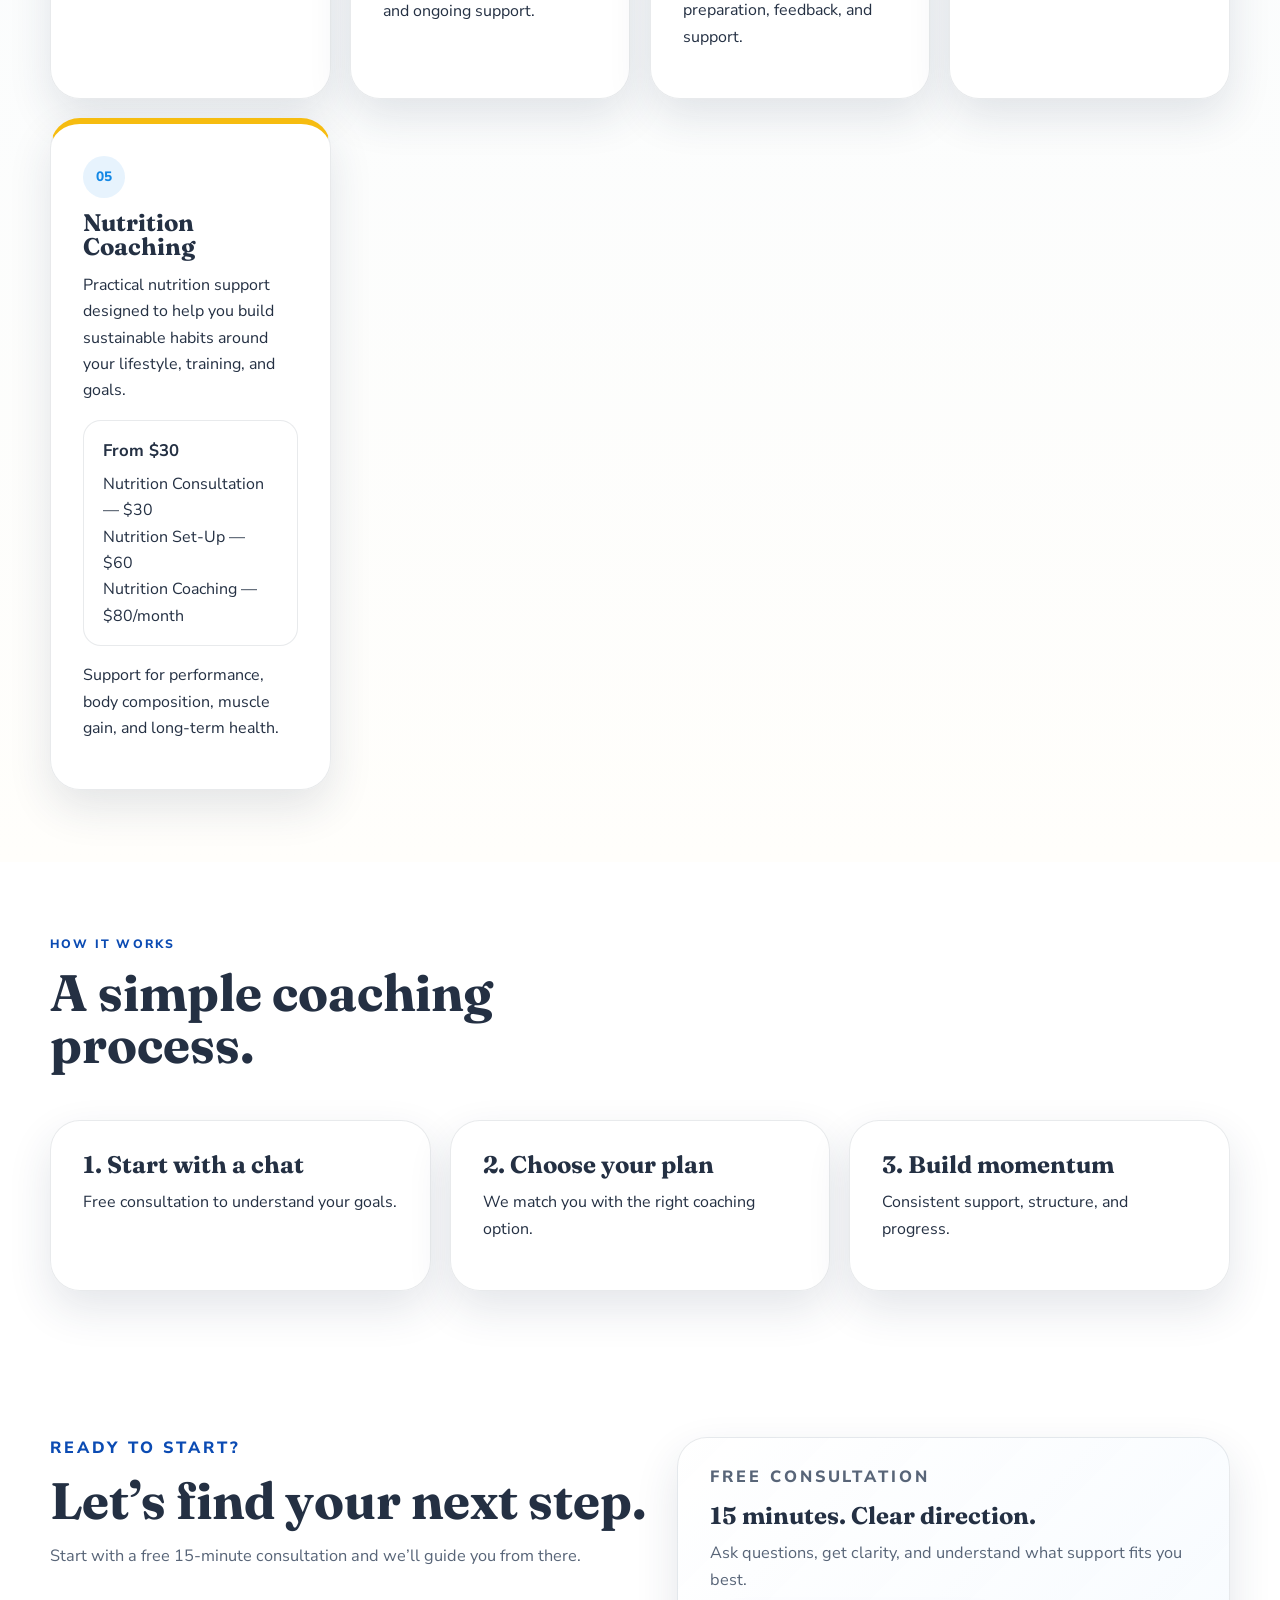
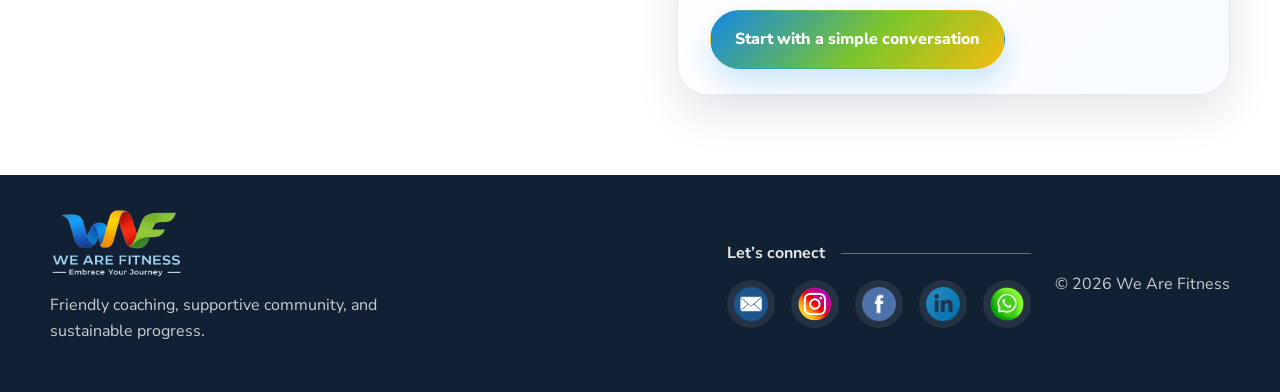
<file: public/coaching.html>
<!DOCTYPE html>
<html lang="en">
<head>
  <meta charset="UTF-8">
  <meta name="viewport" content="width=device-width, initial-scale=1.0">

  <title>We Are Fitness | Coaching</title>

  <link rel="preconnect" href="https://fonts.googleapis.com">
  <link rel="preconnect" href="https://fonts.gstatic.com" crossorigin>

  <link href="https://fonts.googleapis.com/css2?family=Fraunces:wght@600;700&family=Nunito+Sans:wght@400;600;700;800&display=swap" rel="stylesheet">

  <link rel="stylesheet" href="style.css">

  <style>

    /* ONLY small additions — keeps your system */

    .coaching-top {
      padding-bottom: 4.75rem;
    }

    .coaching-hero-layout {
      align-items: center;
      gap: 2rem;
    }

    .coaching-hero-aside {
      display: flex;
      align-items: center;
    }

    .coaching-hero-image {
      width: 100%;
      min-height: 320px;
      max-height: 380px;
      overflow: hidden;
    }

    .price-box {
      background: white;
      border-radius: 18px;
      padding: 1rem 1.2rem;
      margin: 1rem 0;
      border: 1px solid rgba(36,48,67,0.1);
    }

    .price-box strong {
      display: block;
      font-size: 1.05rem;
      margin-bottom: 0.4rem;
    }

    .service-number {
      width: 42px;
      height: 42px;
      border-radius: 50%;
      display: flex;
      align-items: center;
      justify-content: center;
      font-weight: 800;
      font-size: 0.85rem;
      background: rgba(20,136,229,0.1);
      color: var(--brand-blue);
      margin-bottom: 0.8rem;
    }

    .footer-connect-row {
      display: flex;
      align-items: center;
      gap: 1rem;
      margin-bottom: 0.85rem;
    }

    .footer-connect-text {
      font-weight: 700;
      color: rgba(255,255,255,0.9);
      white-space: nowrap;
    }

    .footer-connect-line {
      height: 1px;
      background: rgba(255,255,255,0.35);
      flex-grow: 1;
    }

    .footer-social {
      display: flex;
      flex-wrap: wrap;
      gap: 1rem;
      align-items: center;
      justify-content: flex-start;
    }

    .footer-social a {
      display: inline-flex;
      align-items: center;
      justify-content: center;
      width: 48px;
      height: 48px;
      border-radius: 50%;
      background: rgba(255,255,255,0.08);
      transition: transform 0.25s ease, background 0.25s ease;
    }

    .footer-social a:hover {
      transform: translateY(-3px);
      background: rgba(255,255,255,0.16);
    }

    .footer-social img {
      width: 60%;
      height: 60%;
      object-fit: contain;
    }

    @media (max-width: 760px) {

      .coaching-top {
        padding-bottom: 3.4rem;
      }

      .coaching-hero-image {
        min-height: 250px;
        max-height: 300px;
      }

    }

  </style>

</head>

<body>

<header class="site-header">

  <div class="container nav-shell">

    <a class="brand" href="index.html">
      <img class="site-logo" src="images/logo/logo_01.png" alt="We Are Fitness">
    </a>

    <button class="menu-toggle" type="button">
      <span></span>
      <span></span>
      <span></span>
    </button>

    <nav class="site-nav">

      <a href="index.html">Home</a>

      <a href="about.html">About</a>

      <a class="is-active" href="coaching.html">Coaching</a>

      <a href="contact.html">Contact</a>

    </nav>

  </div>

</header>


<main>


<!-- HERO -->

<section class="page-hero coaching-top">

  <div class="container split-layout coaching-hero-layout">

    <div class="section-copy">

      <p class="eyebrow">
        What coaching feels like
      </p>

      <h1>
        Clear support, real progress, and a plan that fits your life.
      </h1>

      <p class="hero-text">
        This is not about extreme approaches or all-or-nothing thinking.
        It is about building strength, confidence, and consistency with
        support that feels personal and realistic.
      </p>

    </div>


    <div class="section-aside coaching-hero-aside">

      <div class="photo-card coaching-hero-image">

        <img
          src="images/coaching/coaching_02.jpg"
          alt="We Are Fitness coaching session"
          class="real-image"
        >

      </div>

    </div>

  </div>

</section>


<!-- SERVICES -->

<section class="section section-soft" id="services">

  <div class="container">


    <div class="section-head">

      <div>

        <p class="section-label">
          Services
        </p>

        <h2>
          Choose the support that fits your goals.
        </h2>

      </div>

      <p class="section-intro">
        Simple options, clear structure, and support that actually works in real life.
      </p>

    </div>


    <div class="services-grid">


      <!-- 01 PERSONAL TRAINING -->

      <article class="service-card accent-blue">

        <div class="service-number">
          01
        </div>

        <h3>
          Personal Training
        </h3>

        <p>
          One-to-one personalised coaching designed to help you move better,
          get stronger, and achieve your fitness goals with expert guidance
          and accountability.
        </p>

        <div class="price-box">

          <strong>
            From $76.50 per session
          </strong>

          1:1 session — $85<br>

          5-session pack — $403.75<br>

          10-session pack — $765<br>

          Dual PAX — $110 per session

        </div>

        <p>
          In-person training at the Queenstown Events Centre.
        </p>

      </article>


      <!-- 02 ONLINE COACHING -->

      <article class="service-card accent-yellow">

        <div class="service-number">
          02
        </div>

        <h3>
          Online Coaching
        </h3>

        <p>
          Personalised coaching delivered online, giving you the flexibility
          to train wherever and whenever it suits you while still receiving
          individual support, guidance, and accountability.
        </p>

        <div class="price-box">

          <strong>
            From $140 per month
          </strong>

          2 sessions per week — $140/month<br>

          3 sessions per week — $180/month<br>

          Strong Foundations — $195<br>

          12-Week Strength Builder — $360

        </div>

        <p>
          Flexible training with structure, progress tracking, and ongoing support.
        </p>

      </article>


      <!-- 03 ENDURANCE COACHING -->

      <article class="service-card accent-red">

        <div class="service-number">
          03
        </div>

        <h3>
          Endurance Coaching
        </h3>

        <p>
          Structured coaching and running programmes for runners and
          triathletes at different stages of their journey.
        </p>

        <div class="price-box">

          <strong>
            From $18.33 per week
          </strong>

          1:1 Performance Coaching — $220/month<br>

          20-Week Running Programme — $299<br>

          16-Week Running Programme — $249<br>

          12-Week Running Programme — $220

        </div>

        <p>
          Training structure, race preparation, feedback, and support.
        </p>

      </article>


      <!-- 04 HYBRID COACHING -->

      <article class="service-card accent-green">

        <div class="service-number">
          04
        </div>

        <h3>
          Hybrid Coaching
        </h3>

        <p>
          The perfect combination of online coaching and face-to-face support,
          with the option to include personalised nutrition coaching.
        </p>

        <div class="price-box">

          <strong>
            From $220 per month
          </strong>

          Hybrid Coaching — $220/month<br>

          Hybrid Coaching + Nutrition — $260/month<br>

          2 in-person PT sessions each month<br>

          Weekly online coaching support

        </div>

        <p>
          Flexibility, accountability, and hands-on coaching in one complete package.
        </p>

      </article>


      <!-- 05 NUTRITION COACHING -->

      <article class="service-card accent-yellow">

        <div class="service-number">
          05
        </div>

        <h3>
          Nutrition Coaching
        </h3>

        <p>
          Practical nutrition support designed to help you build sustainable
          habits around your lifestyle, training, and goals.
        </p>

        <div class="price-box">

          <strong>
            From $30
          </strong>

          Nutrition Consultation — $30<br>

          Nutrition Set-Up — $60<br>

          Nutrition Coaching — $80/month

        </div>

        <p>
          Support for performance, body composition, muscle gain, and long-term health.
        </p>

      </article>


    </div>

  </div>

</section>


<!-- HOW IT WORKS -->

<section class="section">

  <div class="container">


    <div class="section-head">

      <div>

        <p class="section-label">
          How it works
        </p>

        <h2>
          A simple coaching process.
        </h2>

      </div>

    </div>


    <div class="community-grid">


      <article class="community-card">

        <h3>
          1. Start with a chat
        </h3>

        <p>
          Free consultation to understand your goals.
        </p>

      </article>


      <article class="community-card">

        <h3>
          2. Choose your plan
        </h3>

        <p>
          We match you with the right coaching option.
        </p>

      </article>


      <article class="community-card">

        <h3>
          3. Build momentum
        </h3>

        <p>
          Consistent support, structure, and progress.
        </p>

      </article>


    </div>

  </div>

</section>


<!-- CONTACT CTA -->

<section class="section contact-section">

  <div class="container split-layout">


    <div class="section-copy">

      <p class="section-label">
        Ready to start?
      </p>

      <h2>
        Let’s find your next step.
      </h2>

      <p>
        Start with a free 15-minute consultation and we’ll guide you from there.
      </p>

      <div class="section-cta-row">
      </div>

    </div>


    <div class="story-card">

      <p class="story-label">
        Free consultation
      </p>

      <h3>
        15 minutes. Clear direction.
      </h3>

      <p>
        Ask questions, get clarity, and understand what support fits you best.
      </p>

      <div style="margin-top:1rem;">

        <a
          class="button button-primary"
          href="contact.html"
        >
          Start with a simple conversation
        </a>

      </div>

    </div>


  </div>

</section>


</main>


<!-- FOOTER -->

<footer class="site-footer">

  <div class="container footer-shell footer-stack">


    <div class="footer-branding">

      <img
        class="footer-logo"
        src="images/logo/logo_02.png"
        alt="We Are Fitness"
      >

      <p>
        Friendly coaching, supportive community, and sustainable progress.
      </p>

    </div>


    <div>

      <div class="footer-connect-row">

        <span class="footer-connect-text">
          Let’s connect
        </span>

        <div class="footer-connect-line"></div>

      </div>


      <div class="footer-social">


        <a
          href="mailto:wearefitness.nz@outlook.com"
          target="_blank"
          rel="noopener noreferrer"
          aria-label="Email We Are Fitness"
        >

          <img
            src="images/icons/email.png"
            alt="Email"
          >

        </a>


        <a
          href="https://www.instagram.com/wearefitness.pt/"
          target="_blank"
          rel="noopener noreferrer"
          aria-label="Instagram"
        >

          <img
            src="images/icons/instagram.png"
            alt="Instagram"
          >

        </a>


        <a
          href="https://www.facebook.com/wearefitness.nz"
          target="_blank"
          rel="noopener noreferrer"
          aria-label="Facebook"
        >

          <img
            src="images/icons/facebook.png"
            alt="Facebook"
          >

        </a>


        <a
          href="https://www.linkedin.com/in/carolina-ramirez-07b8783b6/"
          target="_blank"
          rel="noopener noreferrer"
          aria-label="LinkedIn"
        >

          <img
            src="images/icons/linkin.png"
            alt="LinkedIn"
          >

        </a>


        <a
          href="https://wa.me/64211202009"
          target="_blank"
          rel="noopener noreferrer"
          aria-label="WhatsApp"
        >

          <img
            src="images/icons/whatsapp.png"
            alt="WhatsApp"
          >

        </a>


      </div>

    </div>


    <p class="footer-copy">
      © 2026 We Are Fitness
    </p>


  </div>

</footer>


<script src="script.js"></script>

</body>

</html>
</file>
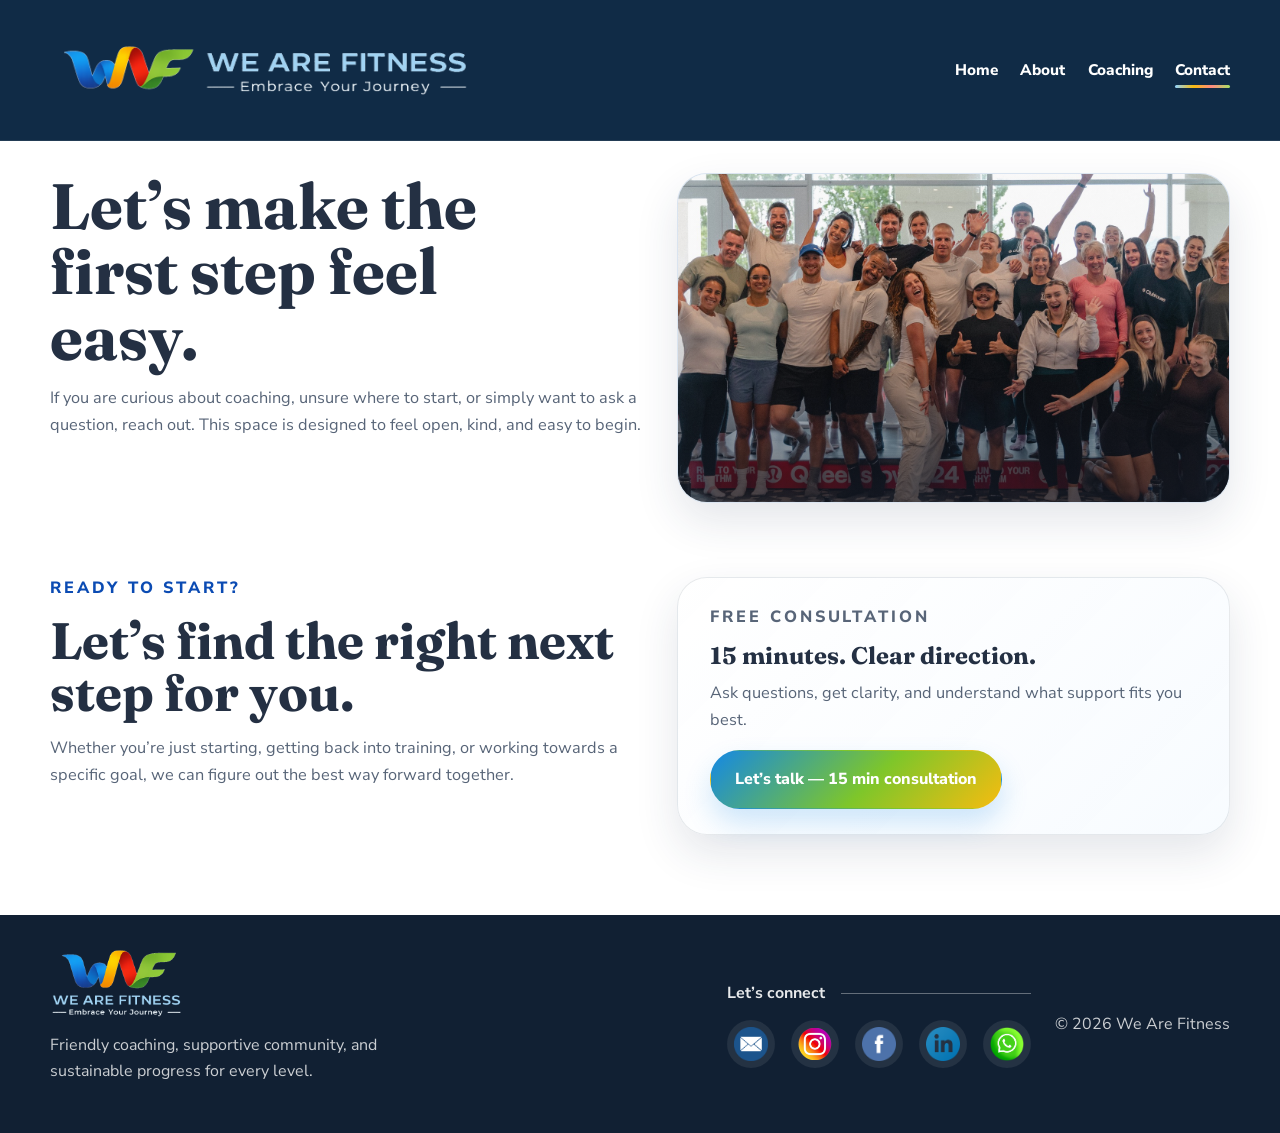
<file: public/contact.html>
<!DOCTYPE html>
<html lang="en">
<head>
  <meta charset="UTF-8">
  <meta name="viewport" content="width=device-width, initial-scale=1.0">
  <title>We Are Fitness | Contact</title>
  <meta
    name="description"
    content="Get in touch with We Are Fitness for coaching, questions, or community updates."
  >
  <link rel="preconnect" href="https://fonts.googleapis.com">
  <link rel="preconnect" href="https://fonts.gstatic.com" crossorigin>
  <link href="https://fonts.googleapis.com/css2?family=Fraunces:opsz,wght@9..144,600;9..144,700&family=Nunito+Sans:wght@400;600;700;800&display=swap" rel="stylesheet">
  <link rel="stylesheet" href="style.css">
  <link href="https://assets.calendly.com/assets/external/widget.css" rel="stylesheet">
  <script src="https://assets.calendly.com/assets/external/widget.js" type="text/javascript" async></script>
</head>
<body>
  <header class="site-header" id="top">
    <div class="container nav-shell">
      <a class="brand" href="index.html" aria-label="We Are Fitness home">
        <img class="site-logo" src="images/logo/logo_01.png" alt="We Are Fitness">
      </a>
      <button class="menu-toggle" type="button" aria-expanded="false" aria-label="Open menu">
        <span></span>
        <span></span>
        <span></span>
      </button>
      <nav class="site-nav" aria-label="Main navigation">
        <a href="index.html">Home</a>
        <a href="about.html">About</a>
        <a href="coaching.html">Coaching</a>
        <a class="is-active" href="contact.html">Contact</a>
      </nav>
    </div>
  </header>

  <main>
    <section class="page-hero">
      <div class="container split-layout">
        <div class="section-copy">
          <h1>Let’s make the first step feel easy.</h1>
          <p class="hero-text">
            If you are curious about coaching, unsure where to start, or simply want to ask a question, reach out.
            This space is designed to feel open, kind, and easy to begin.
          </p>
        </div>
        <div class="section-aside">
          <div class="photo-card photo-wide accent-card photo-contact-hero">
            <img src="images/contact/contact.jpg" alt="Contact We Are Fitness" class="real-image">
          </div>
        </div>
      </div>
    </section>

    <section class="section contact-section">
      <div class="container split-layout">
        <div class="section-copy">
          <p class="section-label">Ready to start?</p>
          <h2>Let’s find the right next step for you.</h2>
          <p>
            Whether you’re just starting, getting back into training, or working towards a specific goal,
            we can figure out the best way forward together.
          </p>
        </div>

        <div class="story-card">
          <p class="story-label">Free consultation</p>
          <h3>15 minutes. Clear direction.</h3>
          <p>
            Ask questions, get clarity, and understand what support fits you best.
          </p>

          <div style="margin-top: 1rem;">
            <a
              href="#"
              class="button button-primary"
              onclick="Calendly.initPopupWidget({url: 'https://calendly.com/wearefitness_nz/free-15-min-consultation'});return false;"
            >
              Let’s talk — 15 min consultation
            </a>
          </div>
        </div>
      </div>
    </section>
  </main>

  <footer class="site-footer">
    <div class="container footer-shell footer-stack">
      <div class="footer-branding">
        <img class="footer-logo" src="images/logo/logo_02.png" alt="We Are Fitness">
        <p>Friendly coaching, supportive community, and sustainable progress for every level.</p>
      </div>

      <div>
        <div class="footer-connect-row">
          <span class="footer-connect-text">Let’s connect</span>
          <div class="footer-connect-line"></div>
        </div>

        <div class="footer-social">
          <a href="mailto:wearefitness.nz@outlook.com" target="_blank" rel="noopener noreferrer" aria-label="Email We Are Fitness">
            <img src="images/icons/email.png" alt="Email">
          </a>
          <a href="https://www.instagram.com/wearefitness.pt/" target="_blank" rel="noopener noreferrer" aria-label="Instagram">
            <img src="images/icons/instagram.png" alt="Instagram">
          </a>
          <a href="https://www.facebook.com/wearefitness.nz" target="_blank" rel="noopener noreferrer" aria-label="Facebook">
            <img src="images/icons/facebook.png" alt="Facebook">
          </a>
          <a href="https://www.linkedin.com/in/carolina-ramirez-07b8783b6/" target="_blank" rel="noopener noreferrer" aria-label="LinkedIn">
            <img src="images/icons/linkin.png" alt="LinkedIn">
          </a>
          <a href="https://wa.me/64211202009" target="_blank" rel="noopener noreferrer" aria-label="WhatsApp">
            <img src="images/icons/whatsapp.png" alt="WhatsApp">
          </a>
        </div>
      </div>

      <p class="footer-copy">&copy; <span class="js-year"></span> We Are Fitness</p>
    </div>
  </footer>

  <script src="script.js"></script>
</body>
</html>
</file>
<file: public/style.css>
:root {
  --brand-blue: #1488e5;
  --brand-blue-deep: #0b4bb3;
  --brand-yellow: #f6bc10;
  --brand-red: #ef3727;
  --brand-green: #7ec62a;
  --ink: #243043;
  --ink-soft: #586578;
  --surface: #ffffff;
  --surface-soft: #f7fbff;
  --border: rgba(36, 48, 67, 0.1);
  --shadow: 0 18px 44px rgba(29, 47, 84, 0.12);
  --radius-xl: 30px;
  --radius-lg: 22px;
  --radius-md: 16px;
  --container: 1180px;
}

* {
  box-sizing: border-box;
}

html {
  scroll-behavior: smooth;
  width: 100%;
  overflow-x: hidden;
}

body {
  margin: 0;
  width: 100%;
  overflow-x: hidden;
  font-family: "Nunito Sans", sans-serif;
  color: var(--ink);
  line-height: 1.65;
  background: #ffffff;
}

a {
  color: inherit;
  text-decoration: none;
}

img {
  display: block;
  max-width: 100%;
}

button,
input,
textarea {
  font: inherit;
}

.container {
  width: min(calc(100% - 2rem), var(--container));
  margin: 0 auto;
}

.section {
  padding: 4.5rem 0;
}

.section-soft {
  background: linear-gradient(180deg, #f7fbff 0%, #fffefb 100%);
}

.eyebrow,
.section-label,
.story-label {
  margin: 0 0 0.8rem;
  font-size: 0.76rem;
  font-weight: 800;
  letter-spacing: 0.18em;
  text-transform: uppercase;
  color: rgba(255, 255, 255, 0.9);
}

h1,
h2,
h3 {
  margin: 0;
  font-family: "Fraunces", serif;
  line-height: 1.02;
}

h1 {
  font-size: clamp(2.5rem, 5vw, 4.5rem);
  margin-bottom: 1rem;
  max-width: 11ch;
}

h2 {
  font-size: clamp(2rem, 4vw, 3.4rem);
  margin-bottom: 1rem;
}

h3 {
  font-size: 1.5rem;
  margin-bottom: 0.75rem;
}

p {
  margin: 0 0 1rem;
}

.site-header {
  position: sticky;
  top: 0;
  z-index: 50;
  background: #102b46;
  border-bottom: 1px solid rgba(255, 255, 255, 0.08);
  backdrop-filter: blur(12px);
}

.nav-shell,
.footer-shell {
  display: flex;
  align-items: center;
  justify-content: space-between;
  gap: 1rem;
}

.nav-shell {
  padding: 0;
  min-height: auto;
  align-items: center;
}

.brand {
  display: inline-flex;
  align-items: center;
}

.site-logo {
  width: auto;
  height: clamp(110px, 11vw, 140px);
  max-width: min(420px, 60vw);
  object-fit: contain;
}

.site-nav {
  display: flex;
  align-items: center;
  gap: 1.4rem;
}

.site-nav a {
  position: relative;
  font-weight: 800;
  font-size: 0.96rem;
  color: #ffffff;
}

.site-nav a::after {
  content: "";
  position: absolute;
  left: 0;
  bottom: -0.35rem;
  width: 100%;
  height: 3px;
  border-radius: 999px;
  background: linear-gradient(90deg, #8fd3ff, var(--brand-yellow), #ff8a80, #a7e163);
  opacity: 0;
  transform: scaleX(0.6);
  transition: opacity 0.2s ease, transform 0.2s ease;
}

.site-nav a:hover::after,
.site-nav a.is-active::after {
  opacity: 1;
  transform: scaleX(1);
}

.menu-toggle {
  display: none;
  width: 46px;
  height: 46px;
  padding: 0;
  border: 1px solid rgba(255, 255, 255, 0.2);
  border-radius: 50%;
  background: rgba(255, 255, 255, 0.08);
  cursor: pointer;
}

.menu-toggle span {
  display: block;
  width: 18px;
  height: 2px;
  margin: 4px auto;
  background: #ffffff;
}

.hero {
  padding: 2.75rem 0 2.5rem;
}

.page-hero {
  margin-top: 2rem;
}

.hero-grid,
.split-layout,
.newsletter-shell {
  display: grid;
  grid-template-columns: 1.05fr 0.95fr;
  gap: 1rem;
  align-items: start;
}

.hero-copy,
.hero-visuals,
.hero-grid > *,
.split-layout > *,
.newsletter-shell > *,
.section-head > *,
.community-grid > *,
.services-grid > *,
.testimonials-grid > * {
  min-width: 0;
}

.hero-visuals {
  display: grid;
  gap: 2rem;
  align-content: start;
}

.hero-text,
.section-copy p,
.section-intro,
.newsletter-copy p,
.contact-card p,
.story-card p {
  color: var(--ink-soft);
  font-size: 1.02rem;
}

.hero-actions,
.section-cta-row {
  display: flex;
  flex-wrap: wrap;
  gap: 1rem;
}

.hero-actions {
  margin: 2rem 0 1.25rem;
}

.hero-highlights {
  display: flex;
  flex-wrap: wrap;
  gap: 0.75rem;
}

.hero-highlights span {
  padding: 0.7rem 1rem;
  border-radius: 999px;
  background: rgba(255, 255, 255, 0.86);
  border: 1px solid rgba(36, 48, 67, 0.08);
  font-weight: 700;
  font-size: 0.92rem;
}

.button {
  display: inline-flex;
  align-items: center;
  justify-content: center;
  min-height: 52px;
  padding: 0.95rem 1.5rem;
  border-radius: 999px;
  border: 1px solid transparent;
  font-weight: 800;
  transition: transform 0.2s ease, box-shadow 0.2s ease;
}

.button:hover {
  transform: translateY(-2px);
}

.button-primary {
  color: #ffffff;
  background: linear-gradient(135deg, var(--brand-blue) 0%, var(--brand-green) 55%, var(--brand-yellow) 100%);
  box-shadow: 0 14px 28px rgba(20, 136, 229, 0.2);
}

.button-secondary {
  background: #ffffff;
  border-color: rgba(36, 48, 67, 0.12);
}

.story-card,
.service-card,
.community-card,
.testimonial-card,
.contact-card,
.newsletter-form,
.photo-card {
  border-radius: var(--radius-xl);
  box-shadow: var(--shadow);
}

.story-card,
.service-card,
.community-card,
.testimonial-card,
.contact-card,
.newsletter-form {
  padding: 2rem;
  background: rgba(255, 255, 255, 0.92);
  border: 1px solid var(--border);
}

.story-card {
  align-self: start;
  margin-top: 0.15rem;
  padding: 1.6rem 2rem;
  background: linear-gradient(135deg, rgba(255, 255, 255, 0.98), rgba(247, 251, 255, 0.95));
}

.story-label,
.section-label,
.section-copy .section-label,
.newsletter-copy .section-label {
  color: var(--brand-blue-deep);
}

.hero-photos {
  display: grid;
  grid-template-columns: 1.15fr 0.85fr;
  grid-template-rows: repeat(2, minmax(180px, 1fr));
  gap: 1rem;
  align-items: stretch;
}

.photo-tall {
  grid-row: span 2;
  min-height: 430px;
}

.photo-small {
  min-height: 205px;
}

.photo-wide {
  min-height: 330px;
}

.photo-card {
  position: relative;
  overflow: hidden;
  border: 1px solid rgba(36, 48, 67, 0.08);
  background: #eaf4ff;
}

.real-image {
  width: 100%;
  height: 100%;
  min-height: inherit;
  object-fit: cover;
}

.photo-card::after {
  content: "";
  position: absolute;
  inset: 0;
  background: linear-gradient(to top, rgba(20, 26, 39, 0.68) 0%, rgba(20, 26, 39, 0.18) 42%, rgba(20, 26, 39, 0.02) 72%);
  z-index: 1;
}

.image-overlay {
  position: absolute;
  left: 1.2rem;
  right: 1.2rem;
  bottom: 1.15rem;
  z-index: 2;
  color: #ffffff;
}

.image-overlay h3 {
  margin: 0 0 0.3rem;
  font-size: 1.3rem;
  color: #ffffff;
}

.image-overlay p {
  margin: 0;
  color: rgba(255, 255, 255, 0.92);
  font-size: 0.92rem;
  line-height: 1.45;
}

.section-head {
  display: grid;
  grid-template-columns: 1.05fr 0.95fr;
  gap: 2rem;
  align-items: end;
  margin-bottom: 2rem;
}

.community-grid,
.services-grid,
.testimonials-grid {
  display: grid;
  gap: 1.2rem;
}

.community-grid {
  grid-template-columns: repeat(3, 1fr);
}

.services-grid {
  grid-template-columns: repeat(4, 1fr);
}

.testimonials-grid {
  grid-template-columns: repeat(3, 1fr);
}

.accent-blue {
  border-top: 6px solid var(--brand-blue);
}

.accent-yellow {
  border-top: 6px solid var(--brand-yellow);
}

.accent-red {
  border-top: 6px solid var(--brand-red);
}

.accent-green {
  border-top: 6px solid var(--brand-green);
}

.newsletter-shell {
  padding: 2rem;
  border-radius: var(--radius-xl);
  background: linear-gradient(135deg, rgba(255, 255, 255, 0.96), rgba(247, 251, 255, 0.96));
  border: 1px solid rgba(36, 48, 67, 0.08);
  box-shadow: var(--shadow);
}

.newsletter-form {
  display: grid;
  gap: 0.9rem;
}

.newsletter-form input {
  width: 100%;
  min-height: 52px;
  padding: 0.9rem 1rem;
  border: 1px solid rgba(36, 48, 67, 0.12);
  border-radius: 18px;
  background: #ffffff;
  color: var(--ink);
}

.testimonial-card::before {
  content: "";
  display: block;
  width: 64px;
  height: 5px;
  margin-bottom: 1.2rem;
  border-radius: 999px;
  background: linear-gradient(90deg, var(--brand-blue), var(--brand-yellow), var(--brand-red), var(--brand-green));
}

.contact-section {
  padding-bottom: 5rem;
}

.contact-card a,
.footer-links a {
  text-decoration: underline;
  text-underline-offset: 0.18em;
}

/* Social icons */
.social-links {
  display: flex;
  flex-direction: row;
  gap: 2rem;
  align-items: center;
  flex-wrap: wrap;
  margin-top: 1.2rem;
}

.social-links a {
  display: inline-flex;
  align-items: center;
  justify-content: center;
  width: 55px;
  height: 55px;
  border-radius: 90%;
  background: #102b46;
  border: none;
  box-shadow: none;
  transition: transform 0.25s ease, background 0.25s ease;
}

.social-links a:hover {
  transform: translateY(-4px);
  background: #1f4e86;
}

.social-links img {
  width: 85%;
  height: 85%;
  object-fit: contain;
}

/* About page */
.photo-about-hero {
  max-width: 350px;
  margin: 0 auto;
}

/* Contact page */
.photo-contact-hero {
  height: 240px;
}

.contact-top-row {
  display: grid;
  grid-template-columns: 1.2fr 0.8fr;
  gap: 2rem;
  align-items: start;
  margin-top: -2rem;
  margin-bottom: 2.5rem;
}

.contact-copy-block {
  max-width: 600px;
  margin: 0;
  padding: 0;
  background: transparent;
  box-shadow: none;
  border: none;
  border-radius: 0;
}

.contact-copy-block .section-label,
.contact-copy-block h2,
.contact-copy-block p {
  margin-left: 0;
  text-align: left;
}

.contact-icons {
  display: flex;
  align-items: flex-start;
  justify-content: flex-start;
  padding-top: 6.5rem;
}

.contact-icons .social-links {
  justify-content: flex-start;
  margin-top: 0;
  gap: 2.5rem;
}

.contact-form {
  max-width: 760px;
}

.site-footer {
  padding: 2rem 0;
  color: rgba(255, 255, 255, 0.78);
  background: #112033;
}

.footer-stack {
  display: grid;
  grid-template-columns: 1.3fr auto auto;
  align-items: center;
  gap: 1.5rem;
}

.footer-branding p {
  max-width: 24rem;
}

.footer-logo {
  height: 70px;
  width: auto;
  margin-bottom: 0.9rem;
}

.footer-links {
  display: flex;
  flex-wrap: wrap;
  gap: 1rem 1.4rem;
  font-weight: 700;
}

.footer-copy {
  margin: 0;
  white-space: nowrap;
}

.sr-only {
  position: absolute;
  width: 1px;
  height: 1px;
  padding: 0;
  margin: -1px;
  overflow: hidden;
  clip: rect(0, 0, 0, 0);
  white-space: nowrap;
  border: 0;
}

/* ===== FOOTER SOCIAL (GLOBAL) ===== */

.footer-connect-row {
  display: flex;
  align-items: center;
  gap: 1rem;
  margin-bottom: 0.85rem;
}

.footer-connect-text {
  font-weight: 700;
  color: rgba(255, 255, 255, 0.9);
  white-space: nowrap;
}

.footer-connect-line {
  height: 1px;
  background: rgba(255, 255, 255, 0.35);
  flex-grow: 1;
}

.footer-social {
  display: flex;
  flex-wrap: wrap;
  gap: 1rem;
  align-items: center;
  justify-content: flex-start;
}

.footer-social a {
  width: 52px;
  height: 52px;
  display: inline-flex;
  align-items: center;
  justify-content: center;
  border-radius: 50%;
  background: rgba(255, 255, 255, 0.08);
  overflow: hidden;
  transition: transform 0.25s ease, background 0.25s ease;
}

.footer-social a:hover {
  transform: translateY(-3px);
  background: rgba(255, 255, 255, 0.16);
}

.footer-social img {
  width: 24px;
  height: 24px;
  object-fit: contain;
}

@media (max-width: 1120px) {
  .hero-grid,
  .split-layout,
  .newsletter-shell,
  .section-head,
  .community-grid,
  .services-grid,
  .testimonials-grid,
  .footer-stack {
    grid-template-columns: 1fr;
  }

  .photo-tall {
    grid-row: auto;
    min-height: 340px;
  }

  .footer-copy {
    white-space: normal;
  }
}

@media (max-width: 980px) {
  .hero-photos {
    grid-template-columns: 1fr;
    grid-template-rows: auto;
  }

  .photo-tall,
  .photo-small,
  .photo-wide {
    min-height: 260px;
  }
}

@media (max-width: 900px) {
  .contact-top-row {
    grid-template-columns: 1fr;
    margin-top: -1rem;
  }

  .contact-icons {
    justify-content: flex-start;
    padding-top: 0;
  }

  .contact-icons .social-links {
    gap: 1.4rem;
  }
}

@media (max-width: 760px) {
  .menu-toggle {
    display: inline-block;
  }

  .site-nav {
    position: absolute;
    top: calc(100% + 0.6rem);
    right: 1rem;
    left: 1rem;
    display: none;
    flex-direction: column;
    align-items: flex-start;
    padding: 1rem;
    border-radius: var(--radius-lg);
    background: #163a63;
    border: 1px solid rgba(255, 255, 255, 0.12);
    box-shadow: var(--shadow);
  }

  .site-nav.is-open {
    display: flex;
  }

  .nav-shell {
    min-height: 90px;
  }

  .hero,
  .section {
    padding: 3.2rem 0;
  }

  .container {
    width: min(calc(100% - 1.2rem), var(--container));
  }

  h1 {
    max-width: 100%;
    font-size: clamp(2.1rem, 8vw, 3rem);
  }

  h2 {
    font-size: clamp(1.75rem, 7vw, 2.4rem);
  }

  .site-logo {
    height: clamp(95px, 22vw, 130px);
    max-width: 250px;
  }

  .story-card,
  .service-card,
  .community-card,
  .testimonial-card,
  .contact-card,
  .newsletter-form {
    padding: 1.4rem;
  }

  .image-overlay {
    left: 1rem;
    right: 1rem;
    bottom: 1rem;
  }

  .image-overlay h3 {
    font-size: 1.1rem;
  }

  .image-overlay p {
    font-size: 0.88rem;
  }

  .social-links {
    gap: 1rem;
  }

  .social-links a {
    width: 52px;
    height: 52px;
  }

  .social-links img {
    width: 65%;
    height: 65%;
  }
}

/* FORCE consistent footer icon size across all pages */
.site-footer .footer-social a {
  width: 48px !important;
  height: 48px !important;
}

.site-footer .footer-social img {
  width: 34px !important;
  height: 34px !important;
}

.hero-single-photo {
  max-height: 220px;
}

.about-story-block .section-copy {
  padding-right: 1rem;
}
.about-hero-photos {
  display: grid;
  grid-template-columns: 1.15fr 0.85fr;
  grid-template-rows: repeat(2, minmax(220px, 1fr));
  gap: 1rem;
  align-items: stretch;
}

.about-hero-photos .photo-tall {
  grid-row: span 2;
  min-height: 500px;
}

.about-hero-photos .photo-small {
  min-height: 240px;
}

.about-story-images-row {
  display: grid;
  grid-template-columns: 1fr 1fr;
  gap: 1rem;
}

.about-story-images-row .photo-card {
  min-height: 240px;
}

.about-story-images-row {
  display: grid;
  grid-template-columns: 1fr 1fr;
  gap: 1rem;

  margin-top: 3.5rem; /* 👈 THIS is the key */
}

.about-athlete-images {
  display: grid;
  grid-template-columns: 1fr 1fr;
  gap: 1rem;

  margin-top: 5.5rem;   /* push down */
  margin-bottom: -1.5rem; /* 👈 pulls bottom back up */
}

.about-athlete-images .photo-card {
  height: 260px;
  overflow: hidden;
  border-radius: 16px;
}

.about-athlete-images img {
  width: 100%;
  height: 100%;
  object-fit: cover;
}

.about-athlete-images .photo-card:first-child img {
  object-position: center 75%;
}

.about-story-block {
  margin-bottom: 3.5rem;
  align-items: center;
}

.about-story-block:last-child {
  margin-bottom: 0;
}

.about-story-block:last-child .photo-tall {
  min-height: 320px;
}

.about-story-block:last-child .photo-small {
  min-height: 150px;
}
</file>
